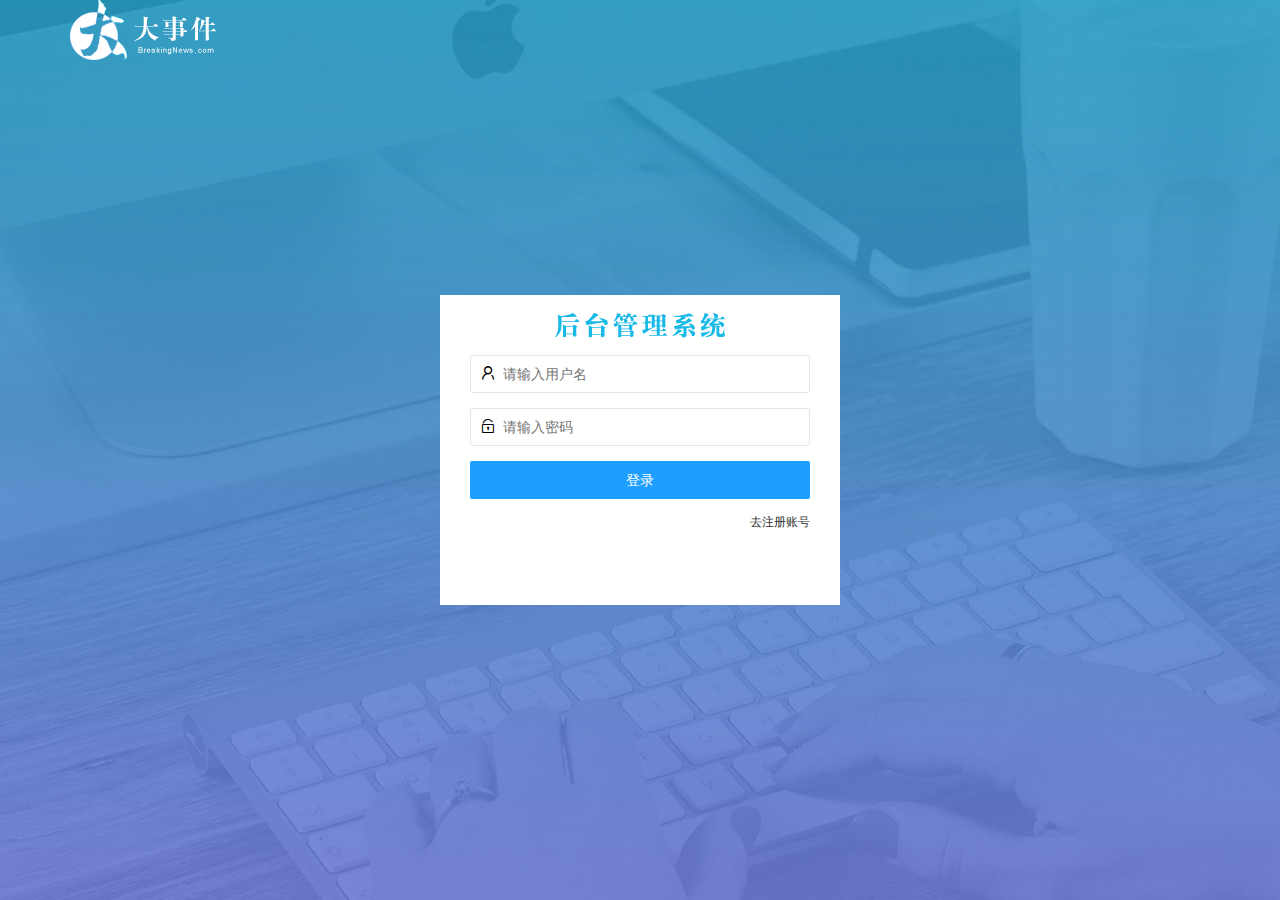
<file: login.html>
<!DOCTYPE html>
<html lang="en">

<head>
    <meta charset="UTF-8">
    <meta http-equiv="X-UA-Compatible" content="IE=edge">
    <meta name="viewport" content="width=device-width, initial-scale=1.0">
    <title>大事件-登录/注册</title>
    <!-- 导入 layui 的样式 -->
    <link rel="stylesheet" href="/assets/lib/layui/css/layui.css" />
    <!-- 导入自己的样式表 -->
    <link rel="stylesheet" href="/assets/css/login.css" />
</head>

<body>
    <!-- 头部的 logo 区域 -->
    <div class="layui-main">
        <img src="/assets/images/logo.png" alt="" />
    </div>

    <!-- 登录注册区域 -->
    <div class="loginAndRegBox">
        <div class="title-box"></div>
        <!-- 登录的 div -->
        <div class="login-box">
            <!-- 登录的表单 -->
            <form class="layui-form" id="form_login">
                <!-- 用户名 -->
                <div class="layui-form-item">
                    <i class="layui-icon layui-icon-username"></i>
                    <input type="text" name="username" required lay-verify="required" placeholder="请输入用户名"
                        autocomplete="off" class="layui-input">
                </div>
                <!-- 密码 -->
                <div class="layui-form-item">
                    <i class="layui-icon layui-icon-password"></i>
                    <input type="password" name="password" required lay-verify="required|pwd" placeholder="请输入密码"
                        autocomplete="off" class="layui-input">
                </div>
                <!-- 登录按钮 -->
                <div class="layui-form-item">
                    <button class="layui-btn layui-btn-fluid layui-btn-normal" lay-submit>登录</button>
                </div>
                <div class="layui-form-item links">
                    <a href="javascript:;" id="link_reg">去注册账号</a>
                </div>
            </form>
        </div>
        <!-- 注册的 div -->
        <div class="reg-box">
            <!-- 注册的表单 -->
            <form class="layui-form" id="form_reg">
                <!-- 用户名 -->
                <div class="layui-form-item">
                    <i class="layui-icon layui-icon-username"></i>
                    <input type="text" name="username" required lay-verify="required" placeholder="请输入用户名"
                        autocomplete="off" class="layui-input">
                </div>
                <!-- 密码 -->
                <div class="layui-form-item">
                    <i class="layui-icon layui-icon-password"></i>
                    <input type="password" name="password" required lay-verify="required|pwd" placeholder="请输入密码"
                        autocomplete="off" class="layui-input">
                </div>
                <!-- 密码确认框 -->
                <div class="layui-form-item">
                    <i class="layui-icon layui-icon-password"></i>
                    <input type="password" name="repassword" required lay-verify="required|pwd|repwd"
                        placeholder="再次确认密码" autocomplete="off" class="layui-input">
                </div>
                <!-- 注册按钮 -->
                <div class="layui-form-item">
                    <button class="layui-btn layui-btn-fluid layui-btn-normal" lay-submit>注册</button>
                </div>
                <div class="layui-form-item links">
                    <a href="javascript:;" id="link_login">去登录</a>
                </div>
            </form>
        </div>
    </div>
    <!-- 导入 layui js文件 -->
    <script src="/assets/lib/layui/layui.all.js"></script>
    <!-- 导入 jQuery -->
    <script src="/assets/lib/jquery.js"></script>
    <!-- 导入自己的 JavaScript 脚本 -->
    <script src="/assets/js/baseAPI.js"></script>
    <script src="/assets/js/login.js"></script>
</body>

</html>
</file>
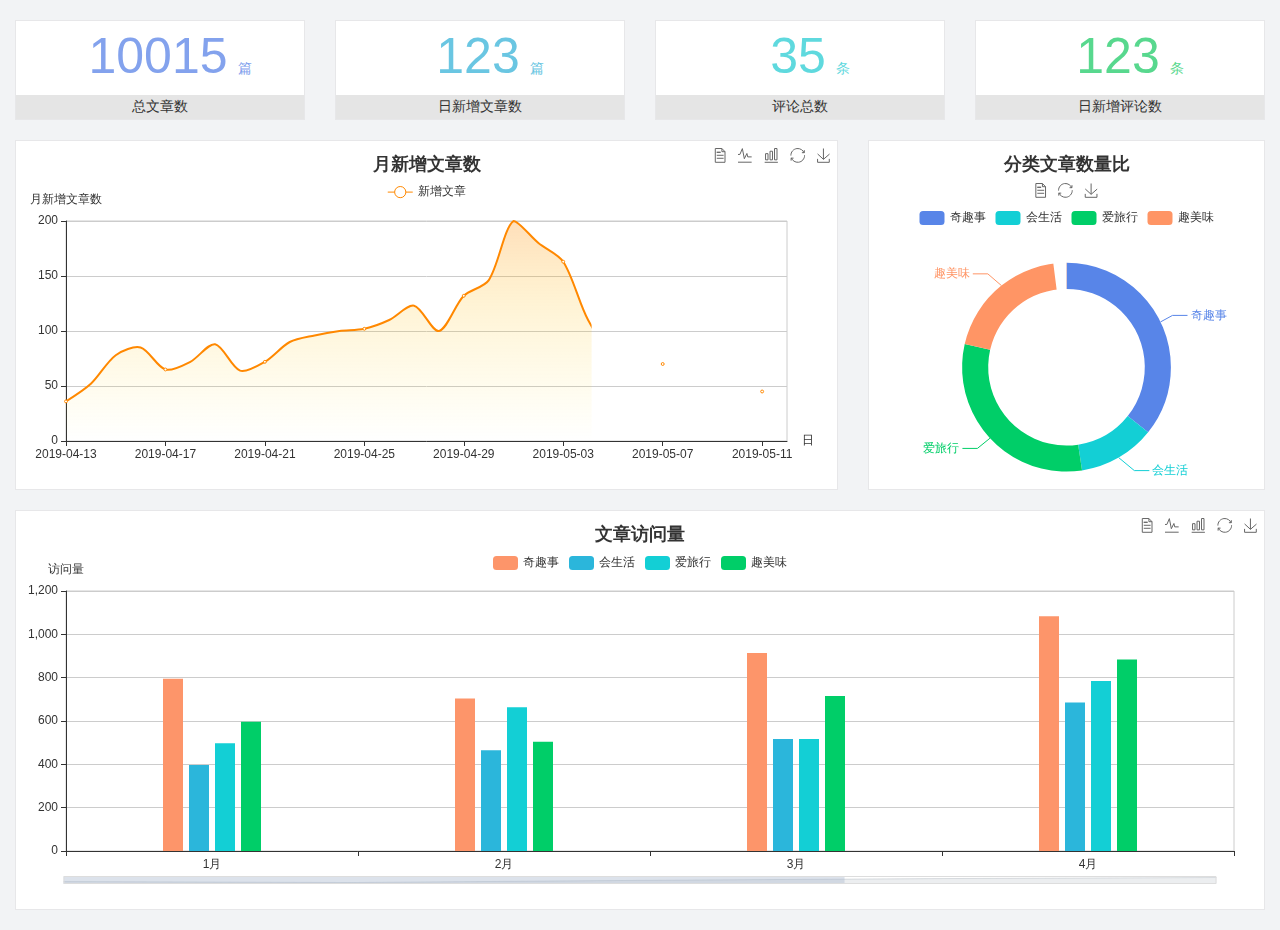
<file: home/dashboard.html>
<!DOCTYPE html>
<html lang="en">

<head>
  <meta charset="UTF-8">
  <meta name="viewport" content="width=device-width, initial-scale=1.0">
  <meta http-equiv="X-UA-Compatible" content="ie=edge">
  <title>图表统计</title>
  <link rel="stylesheet" href="../../assets/lib/bootstrap.css" />
  <link rel="stylesheet" href="../../assets/lib/main.css" />
  <script src="../../assets/lib/jquery.js"></script>
  <script type="text/javascript" src="../../assets/lib/echarts.min.js"></script>
</head>

<body>
  <div class="container-fluid">
    <div class="row spannel_list">
      <div class="col-sm-3 col-xs-6">
        <div class="spannel">
          <em>10015</em><span>篇</span>
          <b>总文章数</b>
        </div>
      </div>
      <div class="col-sm-3 col-xs-6">
        <div class="spannel scolor01">
          <em>123</em><span>篇</span>
          <b>日新增文章数</b>
        </div>
      </div>
      <div class="col-sm-3 col-xs-6">
        <div class="spannel scolor02">
          <em>35</em><span>条</span>
          <b>评论总数</b>
        </div>
      </div>
      <div class="col-sm-3 col-xs-6">
        <div class="spannel scolor03">
          <em>123</em><span>条</span>
          <b>日新增评论数</b>
        </div>
      </div>
    </div>
  </div>

  <div class="container-fluid">
    <div class="row curve-pie">
      <div class="col-lg-8 col-md-8">
        <div class="gragh_pannel" id="curve_show"></div>
      </div>
      <div class="col-lg-4 col-md-4">
        <div class="gragh_pannel" id="pie_show"></div>
      </div>
    </div>
  </div>

  <div class="container-fluid">
    <div class="column_pannel" id="column_show"></div>
  </div>

  <script>
    var oChart = echarts.init(document.getElementById('curve_show'));
    var aList_all = [
      { 'count': 36, 'date': '2019-04-13' },
      { 'count': 52, 'date': '2019-04-14' },
      { 'count': 78, 'date': '2019-04-15' },
      { 'count': 85, 'date': '2019-04-16' },
      { 'count': 65, 'date': '2019-04-17' },
      { 'count': 72, 'date': '2019-04-18' },
      { 'count': 88, 'date': '2019-04-19' },
      { 'count': 64, 'date': '2019-04-20' },
      { 'count': 72, 'date': '2019-04-21' },
      { 'count': 90, 'date': '2019-04-22' },
      { 'count': 96, 'date': '2019-04-23' },
      { 'count': 100, 'date': '2019-04-24' },
      { 'count': 102, 'date': '2019-04-25' },
      { 'count': 110, 'date': '2019-04-26' },
      { 'count': 123, 'date': '2019-04-27' },
      { 'count': 100, 'date': '2019-04-28' },
      { 'count': 132, 'date': '2019-04-29' },
      { 'count': 146, 'date': '2019-04-30' },
      { 'count': 200, 'date': '2019-05-01' },
      { 'count': 180, 'date': '2019-05-02' },
      { 'count': 163, 'date': '2019-05-03' },
      { 'count': 110, 'date': '2019-05-04' },
      { 'count': 80, 'date': '2019-05-05' },
      { 'count': 82, 'date': '2019-05-06' },
      { 'count': 70, 'date': '2019-05-07' },
      { 'count': 65, 'date': '2019-05-08' },
      { 'count': 54, 'date': '2019-05-09' },
      { 'count': 40, 'date': '2019-05-10' },
      { 'count': 45, 'date': '2019-05-11' },
      { 'count': 38, 'date': '2019-05-12' },
    ];

    let aCount = [];
    let aDate = [];

    for (var i = 0; i < aList_all.length; i++) {
      aCount.push(aList_all[i].count);
      aDate.push(aList_all[i].date);
    }

    var chartopt = {
      title: {
        text: '月新增文章数',
        left: 'center',
        top: '10'
      },
      tooltip: {
        trigger: 'axis'
      },
      legend: {
        data: ['新增文章'],
        top: '40'
      },
      toolbox: {
        show: true,
        feature: {
          mark: { show: true },
          dataView: { show: true, readOnly: false },
          magicType: { show: true, type: ['line', 'bar'] },
          restore: { show: true },
          saveAsImage: { show: true }
        }
      },
      calculable: true,
      xAxis: [
        {
          name: '日',
          type: 'category',
          boundaryGap: false,
          data: aDate
        }
      ],
      yAxis: [
        {
          name: '月新增文章数',
          type: 'value'
        }
      ],
      series: [
        {
          name: '新增文章',
          type: 'line',
          smooth: true,
          itemStyle: { normal: { areaStyle: { type: 'default' }, color: '#f80' }, lineStyle: { color: '#f80' } },
          data: aCount
        }],
      areaStyle: {
        normal: {
          color: new echarts.graphic.LinearGradient(0, 0, 0, 1, [{
            offset: 0,
            color: 'rgba(255,136,0,0.39)'
          }, {
            offset: .34,
            color: 'rgba(255,180,0,0.25)'
          }, {
            offset: 1,
            color: 'rgba(255,222,0,0.00)'
          }])

        }
      },
      grid: {
        show: true,
        x: 50,
        x2: 50,
        y: 80,
        height: 220
      }
    };

    oChart.setOption(chartopt);


    var oPie = echarts.init(document.getElementById('pie_show'));
    var oPieopt =
    {
      title: {
        top: 10,
        text: '分类文章数量比',
        x: 'center'
      },
      tooltip: {
        trigger: 'item',
        formatter: "{a} <br/>{b} : {c} ({d}%)"
      },
      color: ['#5885e8', '#13cfd5', '#00ce68', '#ff9565'],
      legend: {
        x: 'center',
        top: 65,
        data: ['奇趣事', '会生活', '爱旅行', '趣美味']
      },
      toolbox: {
        show: true,
        x: 'center',
        top: 35,
        feature: {
          mark: { show: true },
          dataView: { show: true, readOnly: false },
          magicType: {
            show: true,
            type: ['pie', 'funnel'],
            option: {
              funnel: {
                x: '25%',
                width: '50%',
                funnelAlign: 'left',
                max: 1548
              }
            }
          },
          restore: { show: true },
          saveAsImage: { show: true }
        }
      },
      calculable: true,
      series: [
        {
          name: '访问来源',
          type: 'pie',
          radius: ['45%', '60%'],
          center: ['50%', '65%'],
          data: [
            { value: 300, name: '奇趣事' },
            { value: 100, name: '会生活' },
            { value: 260, name: '爱旅行' },
            { value: 180, name: '趣美味' }
          ]
        }
      ]
    };
    oPie.setOption(oPieopt);



    var oColumn = this.echarts.init(document.getElementById('column_show'));
    var oColumnopt =
    {
      title: {
        text: '文章访问量',
        left: 'center',
        top: '10'
      },
      tooltip: {
        trigger: 'axis'
      },
      legend: {
        data: ['奇趣事', '会生活', '爱旅行', '趣美味'],
        top: '40'
      },
      toolbox: {
        show: true,
        feature: {
          mark: { show: true },
          dataView: { show: true, readOnly: false },
          magicType: { show: true, type: ['line', 'bar'] },
          restore: { show: true },
          saveAsImage: { show: true }
        }
      },
      calculable: true,
      xAxis: [
        {
          type: 'category',
          data: ['1月', '2月', '3月', '4月', '5月']
        }
      ],
      yAxis: [
        {
          name: '访问量',
          type: 'value'
        }
      ],
      series: [
        {
          name: '奇趣事',
          type: 'bar',
          barWidth: 20,
          itemStyle: {
            normal: { areaStyle: { type: 'default' }, color: '#fd956a' }
          },
          data: [800, 708, 920, 1090, 1200]
        },
        {
          name: '会生活',
          type: 'bar',
          barWidth: 20,
          itemStyle: {
            normal: { areaStyle: { type: 'default' }, color: '#2bb6db' }
          },
          data: [400, 468, 520, 690, 800]
        },
        {
          name: '爱旅行',
          type: 'bar',
          barWidth: 20,
          itemStyle: {
            normal: { areaStyle: { type: 'default' }, color: '#13cfd5' }
          },
          data: [500, 668, 520, 790, 900]
        },
        {
          name: '趣美味',
          type: 'bar',
          barWidth: 20,
          itemStyle: {
            normal: { areaStyle: { type: 'default' }, color: '#00ce68' }
          },
          data: [600, 508, 720, 890, 1000]
        }
      ],
      grid: {
        show: true,
        x: 50,
        x2: 30,
        y: 80,
        height: 260
      },
      dataZoom: [//给x轴设置滚动条
        {
          start: 0,//默认为0
          end: 100 - 1000 / 31,//默认为100
          type: 'slider',
          show: true,
          xAxisIndex: [0],
          handleSize: 0,//滑动条的 左右2个滑动条的大小
          height: 8,//组件高度
          left: 45, //左边的距离
          right: 50,//右边的距离
          bottom: 26,//右边的距离
          handleColor: '#ddd',//h滑动图标的颜色
          handleStyle: {
            borderColor: "#cacaca",
            borderWidth: "1",
            shadowBlur: 2,
            background: "#ddd",
            shadowColor: "#ddd",
          }
        }]
    };
    oColumn.setOption(oColumnopt);
  </script>
</body>

</html>
</file>
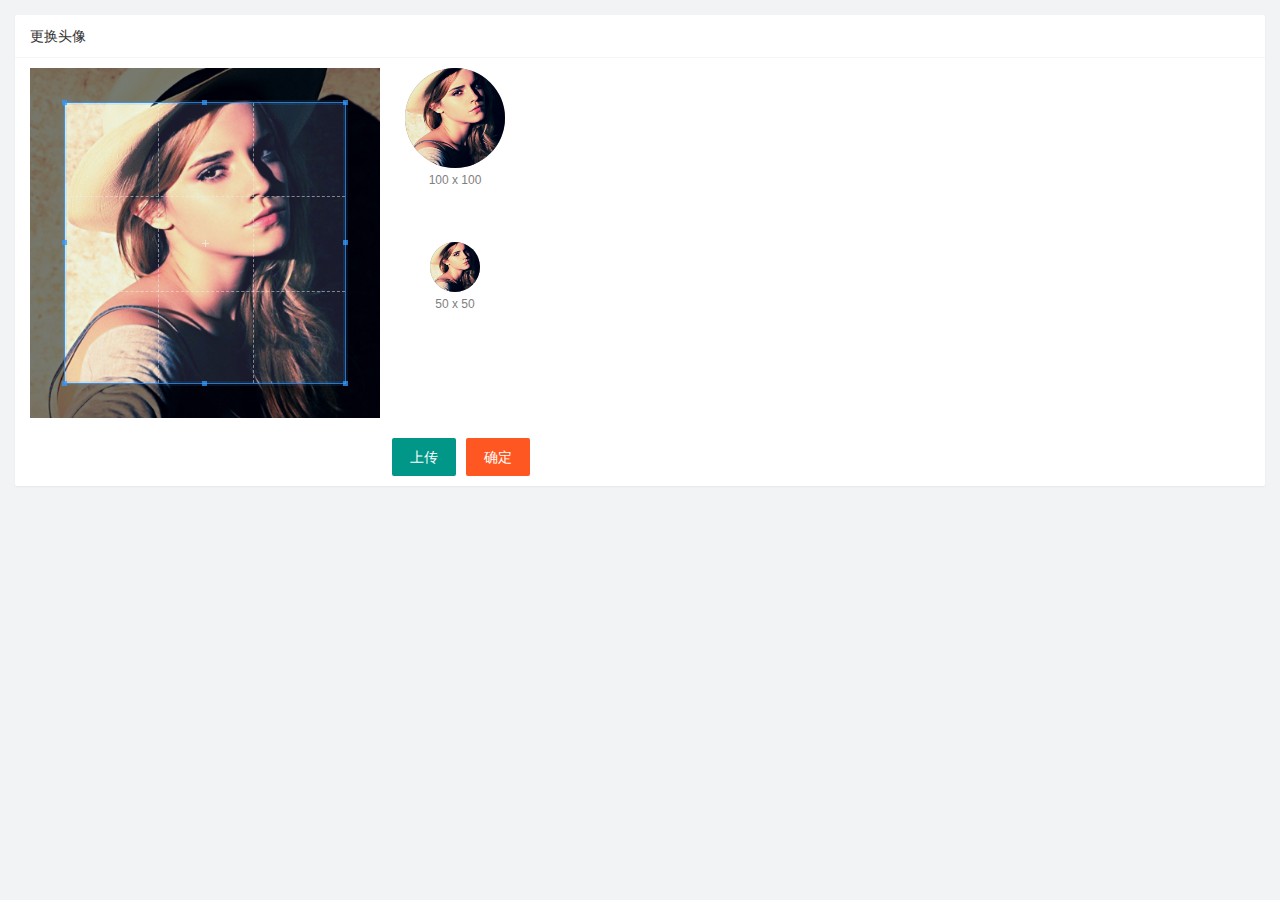
<file: user/user_avatar.html>
<!DOCTYPE html>
<html lang="en">

<head>
    <meta charset="UTF-8">
    <meta http-equiv="X-UA-Compatible" content="IE=edge">
    <meta name="viewport" content="width=device-width, initial-scale=1.0">
    <title>Document</title>
    <link rel="stylesheet" href="/assets/lib/layui/css/layui.css" />
    <link rel="stylesheet" href="/assets/lib/cropper/cropper.css" />
    <link rel="stylesheet" href="/assets/css/user/user_avatar.css" />
</head>

<body>
    <!-- 卡片区域 -->
    <div class="layui-card">
        <div class="layui-card-header">更换头像</div>
        <div class="layui-card-body">
            <!-- 第一行的图片裁剪和预览区域 -->
            <div class="row1">
                <!-- 图片裁剪区域 -->
                <div class="cropper-box">
                    <!-- 这个 img 标签很重要，将来会把它初始化为裁剪区域 -->
                    <img id="image" src="/assets/images/sample.jpg" />
                </div>
                <!-- 图片的预览区域 -->
                <div class="preview-box">
                    <div>
                        <!-- 宽高为 100px 的预览区域 -->
                        <div class="img-preview w100"></div>
                        <p class="size">100 x 100</p>
                    </div>
                    <div>
                        <!-- 宽高为 50px 的预览区域 -->
                        <div class="img-preview w50"></div>
                        <p class="size">50 x 50</p>
                    </div>
                </div>
            </div>

            <!-- 第二行的按钮区域 -->
            <div class="row2">
                <!-- 通过 accept 属性,可以指定允许用户选择什么类型的文件 -->
                <input type="file" id="file" accept="image/png,image/jpeg"/>
                <button type="button" class="layui-btn" id="btnChooseImage">上传</button>
                <button type="button" class="layui-btn layui-btn-danger" id="btnUpload">确定</button>
            </div>
        </div>
    </div>
    <script src="/assets/lib/layui/layui.all.js"></script>
    <script src="/assets/lib/jquery.js"></script>
    <script src="/assets/lib/cropper/Cropper.js"></script>
    <script src="/assets/lib/cropper/jquery-cropper.js"></script>
    <script src="/assets/js/baseAPI.js"></script>
    <script src="/assets/js/user/user_avatar.js"></script>
</body>

</html>
</file>
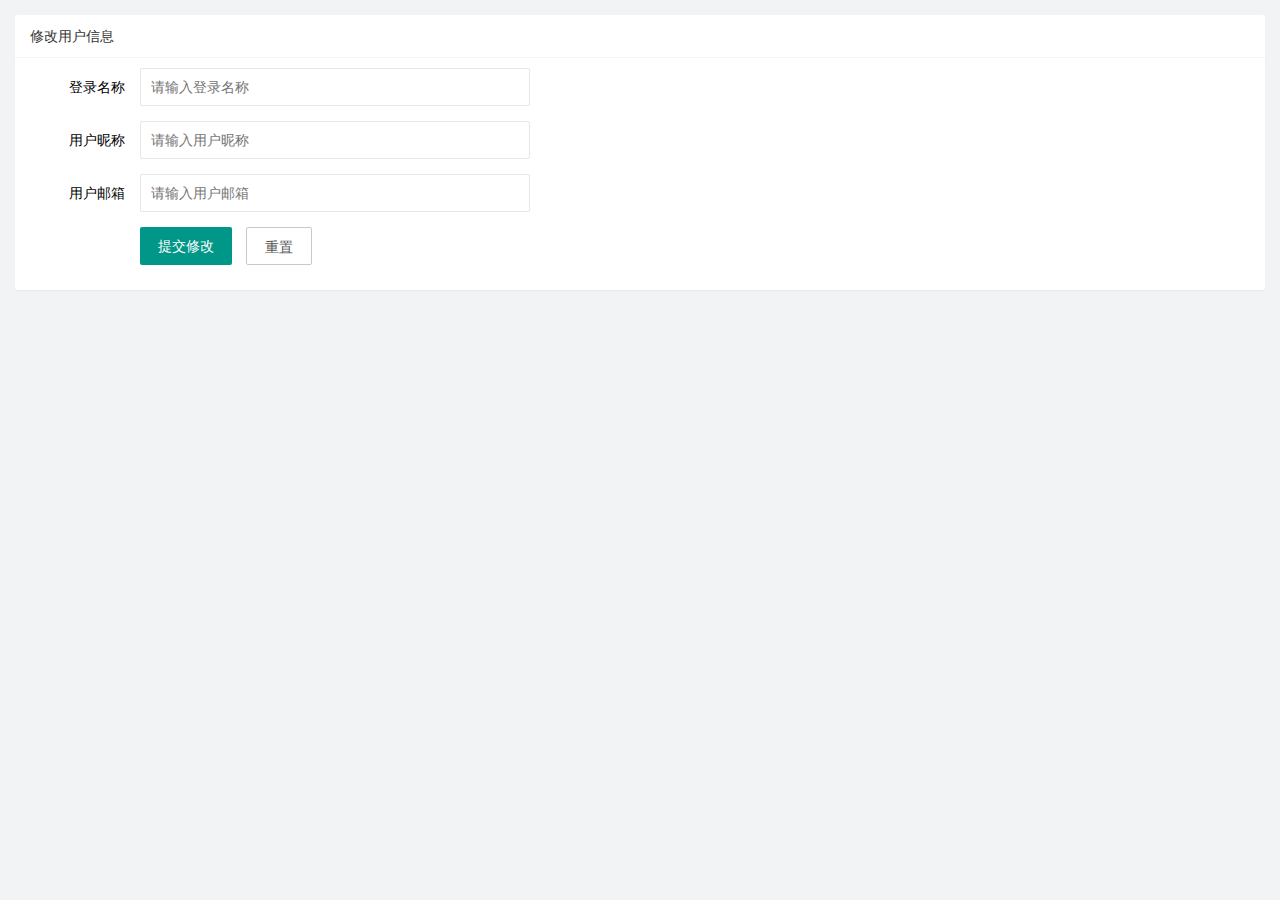
<file: user/user_info.html>
<!DOCTYPE html>
<html lang="en">

<head>
    <meta charset="UTF-8">
    <meta http-equiv="X-UA-Compatible" content="IE=edge">
    <meta name="viewport" content="width=device-width, initial-scale=1.0">
    <title>Document</title>
    <link rel="stylesheet" href="/assets/lib/layui/css/layui.css" />
    <link rel="stylesheet" href="/assets/css/user/user_info.css" />
</head>

<body>
    <div class="layui-card">
        <div class="layui-card-header">修改用户信息</div>

        <div class="layui-card-body">
            <form class="layui-form" lay-filter="formUserInfo">
                <!-- 这是隐藏域 -->
                <input type="hidden" name="id" value=""/>
                <div class="layui-form-item">
                    <label class="layui-form-label">登录名称</label>
                    <div class="layui-input-block">
                        <input type="text" name="username" required lay-verify="required" placeholder="请输入登录名称"
                            autocomplete="off" class="layui-input" readonly>
                    </div>
                </div>
                <div class="layui-form-item">
                    <label class="layui-form-label">用户昵称</label>
                    <div class="layui-input-block">
                        <input type="text" name="nickname" required lay-verify="required|nickname" placeholder="请输入用户昵称"
                            autocomplete="off" class="layui-input">
                    </div>
                </div>
                <div class="layui-form-item">
                    <label class="layui-form-label">用户邮箱</label>
                    <div class="layui-input-block">
                        <input type="text" name="email" required lay-verify="required|email" placeholder="请输入用户邮箱"
                            autocomplete="off" class="layui-input">
                    </div>
                </div>
                <div class="layui-form-item">
                    <div class="layui-input-block">
                        <button class="layui-btn" lay-submit lay-filter="formDemo">提交修改</button>
                        <button type="reset" class="layui-btn layui-btn-primary" id="btnReset">重置</button>
                    </div>
                </div>
            </form>
        </div>
    </div>
    <!-- 导入 layui js文件 -->
    <script src="/assets/lib/layui/layui.all.js"></script>
    <!-- 导入 jquery 文件 -->
    <script src="/assets/lib/jquery.js"></script>
    <!-- 导入 baseAPI  -->
    <script src="/assets/js/baseAPI.js"></script>
    <!-- 导入自己的 js文件 -->
    <script src="/assets/js/user/user_info.js"></script>
</body>

</html>
</file>
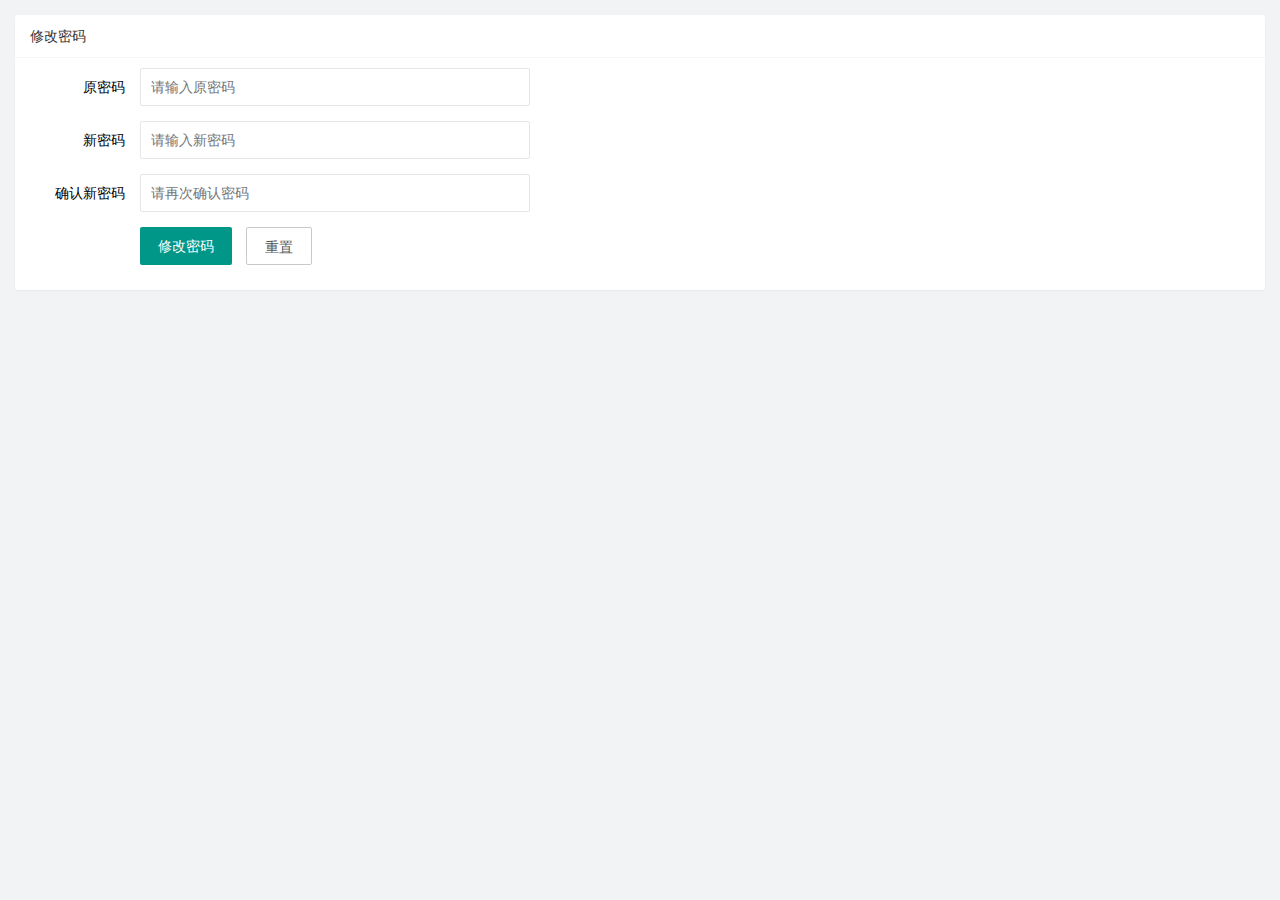
<file: user/user_pwd.html>
<!DOCTYPE html>
<html lang="en">

<head>
    <meta charset="UTF-8">
    <meta http-equiv="X-UA-Compatible" content="IE=edge">
    <meta name="viewport" content="width=device-width, initial-scale=1.0">
    <title>Document</title>
    <link rel="stylesheet" href="/assets/lib/layui/css/layui.css" />
    <link rel="stylesheet" href="/assets/css/user/user_pwd.css" />
</head>

<body>
    <div class="layui-card">
        <div class="layui-card-header">修改密码</div>
        <div class="layui-card-body">
            <form class="layui-form" lay-filter="formUserInfo">
                <!-- 这是隐藏域
                <input type="hidden" name="id" value=""/> -->
                <div class="layui-form-item">
                    <label class="layui-form-label">原密码</label>
                    <div class="layui-input-block">
                        <input type="password" name="oldPwd" required lay-verify="required|
                        pwd" placeholder="请输入原密码"autocomplete="off" class="layui-input">
                    </div>
                </div>
                <div class="layui-form-item">
                    <label class="layui-form-label">新密码</label>
                    <div class="layui-input-block">
                        <input type="password" name="newPwd" required lay-verify="required|
                        pwd|samePwd" placeholder="请输入新密码" autocomplete="off" class="layui-input">
                    </div>
                </div>
                <div class="layui-form-item">
                    <label class="layui-form-label">确认新密码</label>
                    <div class="layui-input-block">
                        <input type="password" name="rePwd" required lay-verify="required
                        |pwd|rePwd" placeholder="请再次确认密码"
                            autocomplete="off" class="layui-input">
                    </div>
                </div>
                <div class="layui-form-item">
                    <div class="layui-input-block">
                        <button class="layui-btn" lay-submit lay-filter="formDemo">修改密码</button>
                        <button type="reset" class="layui-btn layui-btn-primary" id="btnReset">重置</button>
                    </div>
                </div>
            </form>
        </div>
    </div>
    <!-- 导入 layui js文件 -->
    <script src="/assets/lib/layui/layui.all.js"></script>
    <!-- 导入 jquery 文件 -->
    <script src="/assets/lib/jquery.js"></script>
    <!-- 导入 baseAPI  -->
    <script src="/assets/js/baseAPI.js"></script>
    <!-- 导入自己的 js文件 -->
    <script src="/assets/js/user/user_pwd.js"></script>
</body>

</html>
</file>
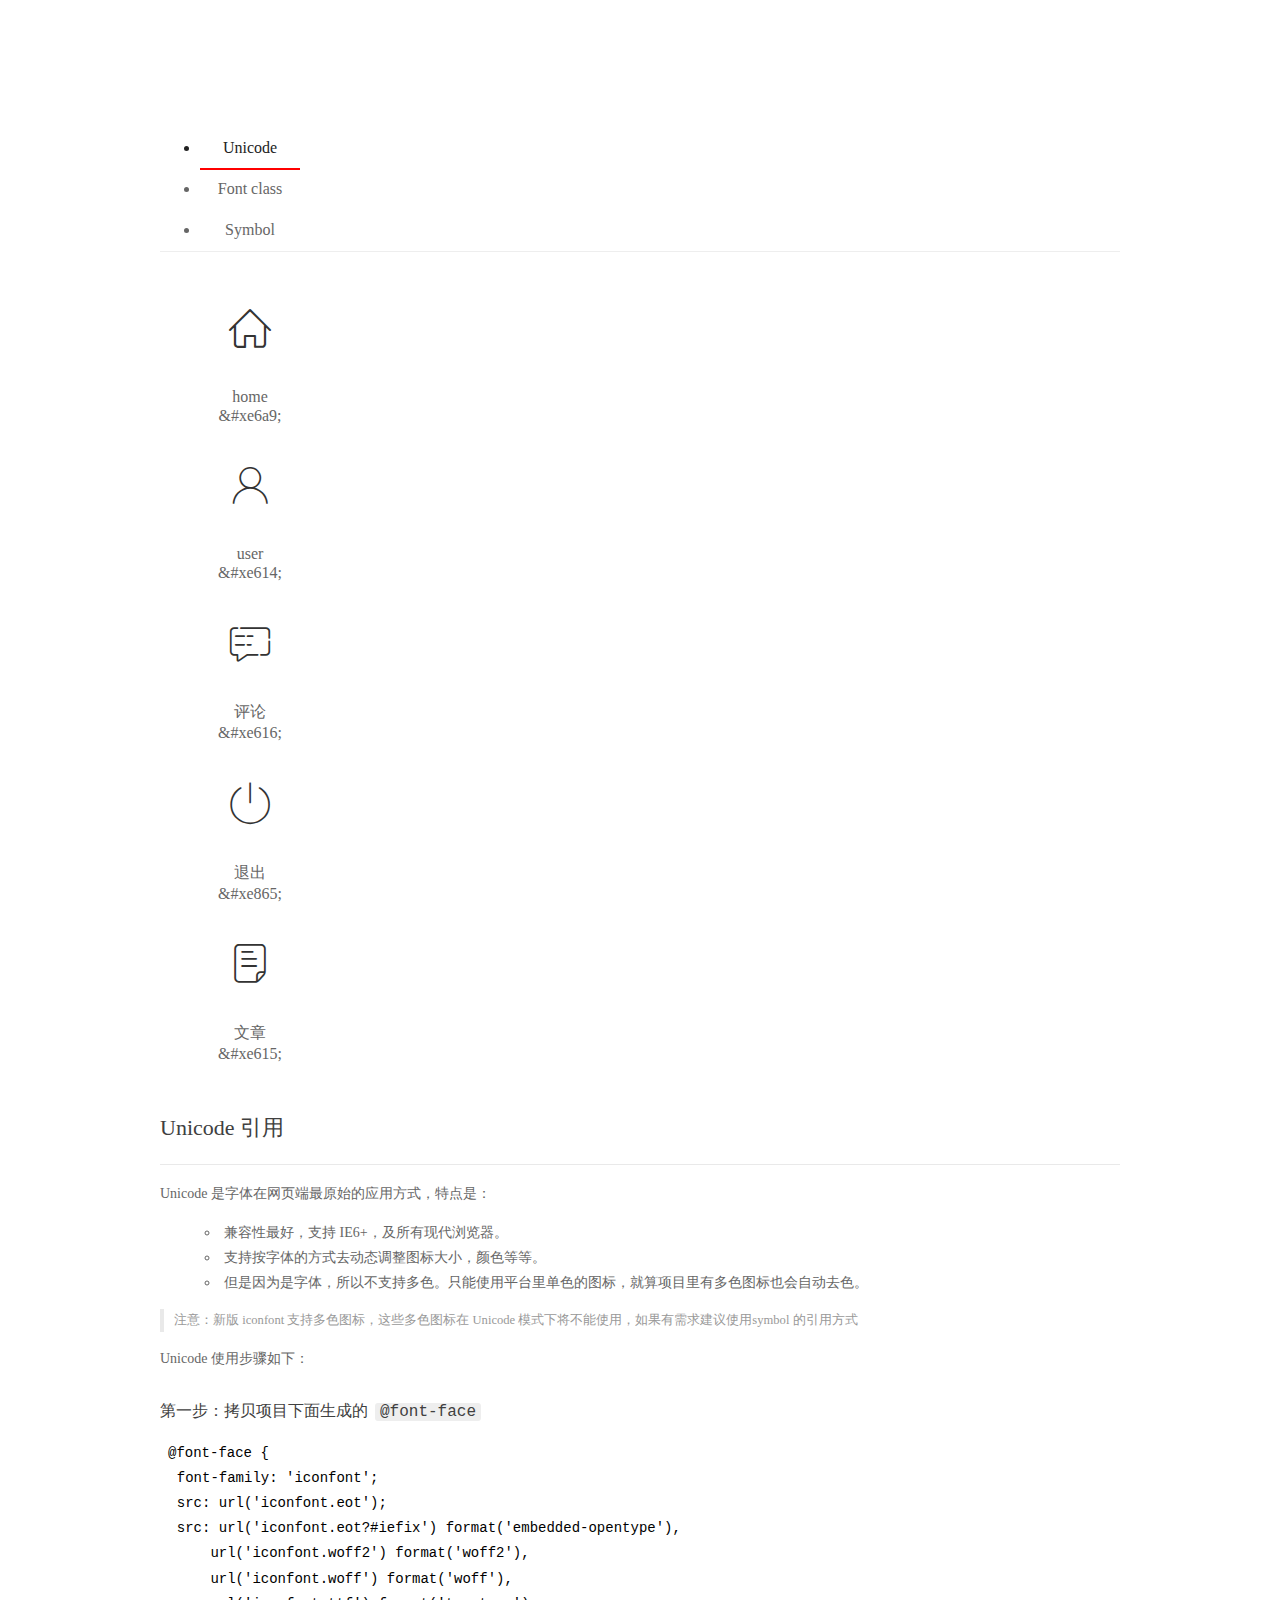
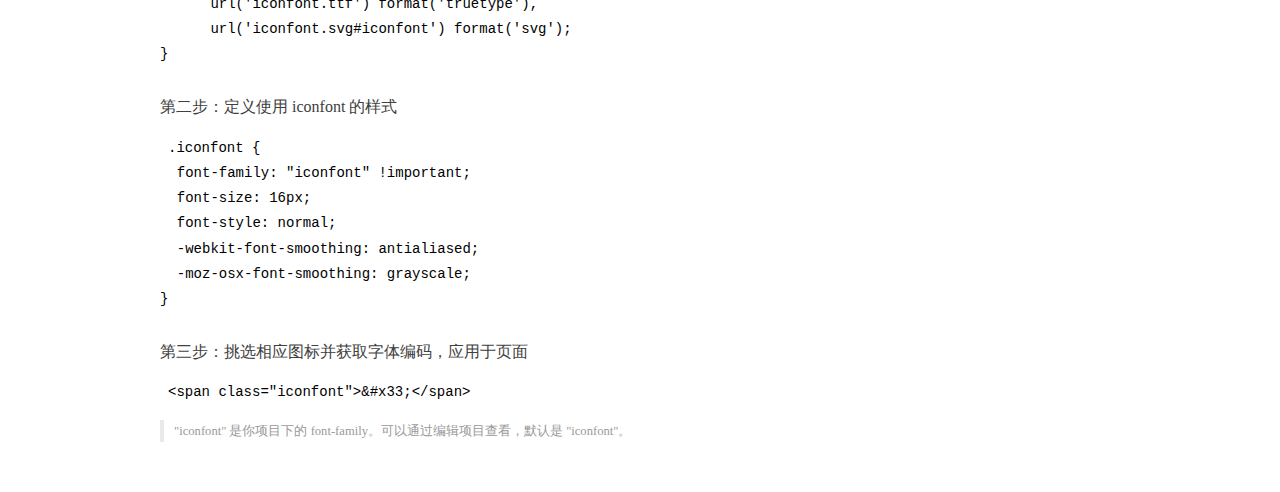
<file: assets/fonts/demo_index.html>
<!DOCTYPE html>
<html>
<head>
  <meta charset="utf-8"/>
  <title>IconFont Demo</title>
  <link rel="shortcut icon" href="https://gtms04.alicdn.com/tps/i4/TB1_oz6GVXXXXaFXpXXJDFnIXXX-64-64.ico" type="image/x-icon"/>
  <link rel="stylesheet" href="https://g.alicdn.com/thx/cube/1.3.2/cube.min.css">
  <link rel="stylesheet" href="demo.css">
  <link rel="stylesheet" href="iconfont.css">
  <script src="iconfont.js"></script>
  <!-- jQuery -->
  <script src="https://a1.alicdn.com/oss/uploads/2018/12/26/7bfddb60-08e8-11e9-9b04-53e73bb6408b.js"></script>
  <!-- 代码高亮 -->
  <script src="https://a1.alicdn.com/oss/uploads/2018/12/26/a3f714d0-08e6-11e9-8a15-ebf944d7534c.js"></script>
</head>
<body>
  <div class="main">
    <h1 class="logo"><a href="https://www.iconfont.cn/" title="iconfont 首页" target="_blank">&#xe86b;</a></h1>
    <div class="nav-tabs">
      <ul id="tabs" class="dib-box">
        <li class="dib active"><span>Unicode</span></li>
        <li class="dib"><span>Font class</span></li>
        <li class="dib"><span>Symbol</span></li>
      </ul>
      
    </div>
    <div class="tab-container">
      <div class="content unicode" style="display: block;">
          <ul class="icon_lists dib-box">
          
            <li class="dib">
              <span class="icon iconfont">&#xe6a9;</span>
                <div class="name">home</div>
                <div class="code-name">&amp;#xe6a9;</div>
              </li>
          
            <li class="dib">
              <span class="icon iconfont">&#xe614;</span>
                <div class="name">user</div>
                <div class="code-name">&amp;#xe614;</div>
              </li>
          
            <li class="dib">
              <span class="icon iconfont">&#xe616;</span>
                <div class="name">评论</div>
                <div class="code-name">&amp;#xe616;</div>
              </li>
          
            <li class="dib">
              <span class="icon iconfont">&#xe865;</span>
                <div class="name">退出</div>
                <div class="code-name">&amp;#xe865;</div>
              </li>
          
            <li class="dib">
              <span class="icon iconfont">&#xe615;</span>
                <div class="name">文章</div>
                <div class="code-name">&amp;#xe615;</div>
              </li>
          
          </ul>
          <div class="article markdown">
          <h2 id="unicode-">Unicode 引用</h2>
          <hr>

          <p>Unicode 是字体在网页端最原始的应用方式，特点是：</p>
          <ul>
            <li>兼容性最好，支持 IE6+，及所有现代浏览器。</li>
            <li>支持按字体的方式去动态调整图标大小，颜色等等。</li>
            <li>但是因为是字体，所以不支持多色。只能使用平台里单色的图标，就算项目里有多色图标也会自动去色。</li>
          </ul>
          <blockquote>
            <p>注意：新版 iconfont 支持多色图标，这些多色图标在 Unicode 模式下将不能使用，如果有需求建议使用symbol 的引用方式</p>
          </blockquote>
          <p>Unicode 使用步骤如下：</p>
          <h3 id="-font-face">第一步：拷贝项目下面生成的 <code>@font-face</code></h3>
<pre><code class="language-css"
>@font-face {
  font-family: 'iconfont';
  src: url('iconfont.eot');
  src: url('iconfont.eot?#iefix') format('embedded-opentype'),
      url('iconfont.woff2') format('woff2'),
      url('iconfont.woff') format('woff'),
      url('iconfont.ttf') format('truetype'),
      url('iconfont.svg#iconfont') format('svg');
}
</code></pre>
          <h3 id="-iconfont-">第二步：定义使用 iconfont 的样式</h3>
<pre><code class="language-css"
>.iconfont {
  font-family: "iconfont" !important;
  font-size: 16px;
  font-style: normal;
  -webkit-font-smoothing: antialiased;
  -moz-osx-font-smoothing: grayscale;
}
</code></pre>
          <h3 id="-">第三步：挑选相应图标并获取字体编码，应用于页面</h3>
<pre>
<code class="language-html"
>&lt;span class="iconfont"&gt;&amp;#x33;&lt;/span&gt;
</code></pre>
          <blockquote>
            <p>"iconfont" 是你项目下的 font-family。可以通过编辑项目查看，默认是 "iconfont"。</p>
          </blockquote>
          </div>
      </div>
      <div class="content font-class">
        <ul class="icon_lists dib-box">
          
          <li class="dib">
            <span class="icon iconfont icon-home"></span>
            <div class="name">
              home
            </div>
            <div class="code-name">.icon-home
            </div>
          </li>
          
          <li class="dib">
            <span class="icon iconfont icon-user"></span>
            <div class="name">
              user
            </div>
            <div class="code-name">.icon-user
            </div>
          </li>
          
          <li class="dib">
            <span class="icon iconfont icon-pinglun"></span>
            <div class="name">
              评论
            </div>
            <div class="code-name">.icon-pinglun
            </div>
          </li>
          
          <li class="dib">
            <span class="icon iconfont icon-tuichu"></span>
            <div class="name">
              退出
            </div>
            <div class="code-name">.icon-tuichu
            </div>
          </li>
          
          <li class="dib">
            <span class="icon iconfont icon-16"></span>
            <div class="name">
              文章
            </div>
            <div class="code-name">.icon-16
            </div>
          </li>
          
        </ul>
        <div class="article markdown">
        <h2 id="font-class-">font-class 引用</h2>
        <hr>

        <p>font-class 是 Unicode 使用方式的一种变种，主要是解决 Unicode 书写不直观，语意不明确的问题。</p>
        <p>与 Unicode 使用方式相比，具有如下特点：</p>
        <ul>
          <li>兼容性良好，支持 IE8+，及所有现代浏览器。</li>
          <li>相比于 Unicode 语意明确，书写更直观。可以很容易分辨这个 icon 是什么。</li>
          <li>因为使用 class 来定义图标，所以当要替换图标时，只需要修改 class 里面的 Unicode 引用。</li>
          <li>不过因为本质上还是使用的字体，所以多色图标还是不支持的。</li>
        </ul>
        <p>使用步骤如下：</p>
        <h3 id="-fontclass-">第一步：引入项目下面生成的 fontclass 代码：</h3>
<pre><code class="language-html">&lt;link rel="stylesheet" href="./iconfont.css"&gt;
</code></pre>
        <h3 id="-">第二步：挑选相应图标并获取类名，应用于页面：</h3>
<pre><code class="language-html">&lt;span class="iconfont icon-xxx"&gt;&lt;/span&gt;
</code></pre>
        <blockquote>
          <p>"
            iconfont" 是你项目下的 font-family。可以通过编辑项目查看，默认是 "iconfont"。</p>
        </blockquote>
      </div>
      </div>
      <div class="content symbol">
          <ul class="icon_lists dib-box">
          
            <li class="dib">
                <svg class="icon svg-icon" aria-hidden="true">
                  <use xlink:href="#icon-home"></use>
                </svg>
                <div class="name">home</div>
                <div class="code-name">#icon-home</div>
            </li>
          
            <li class="dib">
                <svg class="icon svg-icon" aria-hidden="true">
                  <use xlink:href="#icon-user"></use>
                </svg>
                <div class="name">user</div>
                <div class="code-name">#icon-user</div>
            </li>
          
            <li class="dib">
                <svg class="icon svg-icon" aria-hidden="true">
                  <use xlink:href="#icon-pinglun"></use>
                </svg>
                <div class="name">评论</div>
                <div class="code-name">#icon-pinglun</div>
            </li>
          
            <li class="dib">
                <svg class="icon svg-icon" aria-hidden="true">
                  <use xlink:href="#icon-tuichu"></use>
                </svg>
                <div class="name">退出</div>
                <div class="code-name">#icon-tuichu</div>
            </li>
          
            <li class="dib">
                <svg class="icon svg-icon" aria-hidden="true">
                  <use xlink:href="#icon-16"></use>
                </svg>
                <div class="name">文章</div>
                <div class="code-name">#icon-16</div>
            </li>
          
          </ul>
          <div class="article markdown">
          <h2 id="symbol-">Symbol 引用</h2>
          <hr>

          <p>这是一种全新的使用方式，应该说这才是未来的主流，也是平台目前推荐的用法。相关介绍可以参考这篇<a href="">文章</a>
            这种用法其实是做了一个 SVG 的集合，与另外两种相比具有如下特点：</p>
          <ul>
            <li>支持多色图标了，不再受单色限制。</li>
            <li>通过一些技巧，支持像字体那样，通过 <code>font-size</code>, <code>color</code> 来调整样式。</li>
            <li>兼容性较差，支持 IE9+，及现代浏览器。</li>
            <li>浏览器渲染 SVG 的性能一般，还不如 png。</li>
          </ul>
          <p>使用步骤如下：</p>
          <h3 id="-symbol-">第一步：引入项目下面生成的 symbol 代码：</h3>
<pre><code class="language-html">&lt;script src="./iconfont.js"&gt;&lt;/script&gt;
</code></pre>
          <h3 id="-css-">第二步：加入通用 CSS 代码（引入一次就行）：</h3>
<pre><code class="language-html">&lt;style&gt;
.icon {
  width: 1em;
  height: 1em;
  vertical-align: -0.15em;
  fill: currentColor;
  overflow: hidden;
}
&lt;/style&gt;
</code></pre>
          <h3 id="-">第三步：挑选相应图标并获取类名，应用于页面：</h3>
<pre><code class="language-html">&lt;svg class="icon" aria-hidden="true"&gt;
  &lt;use xlink:href="#icon-xxx"&gt;&lt;/use&gt;
&lt;/svg&gt;
</code></pre>
          </div>
      </div>

    </div>
  </div>
  <script>
  $(document).ready(function () {
      $('.tab-container .content:first').show()

      $('#tabs li').click(function (e) {
        var tabContent = $('.tab-container .content')
        var index = $(this).index()

        if ($(this).hasClass('active')) {
          return
        } else {
          $('#tabs li').removeClass('active')
          $(this).addClass('active')

          tabContent.hide().eq(index).fadeIn()
        }
      })
    })
  </script>
</body>
</html>
</file>
<file: assets/lib/layui/css/layui.css>
/** layui-v2.5.5 MIT License By https://www.layui.com */
 .layui-inline,img{display:inline-block;vertical-align:middle}h1,h2,h3,h4,h5,h6{font-weight:400}.layui-edge,.layui-header,.layui-inline,.layui-main{position:relative}.layui-body,.layui-edge,.layui-elip{overflow:hidden}.layui-btn,.layui-edge,.layui-inline,img{vertical-align:middle}.layui-btn,.layui-disabled,.layui-icon,.layui-unselect{-moz-user-select:none;-webkit-user-select:none;-ms-user-select:none}.layui-elip,.layui-form-checkbox span,.layui-form-pane .layui-form-label{text-overflow:ellipsis;white-space:nowrap}.layui-breadcrumb,.layui-tree-btnGroup{visibility:hidden}blockquote,body,button,dd,div,dl,dt,form,h1,h2,h3,h4,h5,h6,input,li,ol,p,pre,td,textarea,th,ul{margin:0;padding:0;-webkit-tap-highlight-color:rgba(0,0,0,0)}a:active,a:hover{outline:0}img{border:none}li{list-style:none}table{border-collapse:collapse;border-spacing:0}h4,h5,h6{font-size:100%}button,input,optgroup,option,select,textarea{font-family:inherit;font-size:inherit;font-style:inherit;font-weight:inherit;outline:0}pre{white-space:pre-wrap;white-space:-moz-pre-wrap;white-space:-pre-wrap;white-space:-o-pre-wrap;word-wrap:break-word}body{line-height:24px;font:14px Helvetica Neue,Helvetica,PingFang SC,Tahoma,Arial,sans-serif}hr{height:1px;margin:10px 0;border:0;clear:both}a{color:#333;text-decoration:none}a:hover{color:#777}a cite{font-style:normal;*cursor:pointer}.layui-border-box,.layui-border-box *{box-sizing:border-box}.layui-box,.layui-box *{box-sizing:content-box}.layui-clear{clear:both;*zoom:1}.layui-clear:after{content:'\20';clear:both;*zoom:1;display:block;height:0}.layui-inline{*display:inline;*zoom:1}.layui-edge{display:inline-block;width:0;height:0;border-width:6px;border-style:dashed;border-color:transparent}.layui-edge-top{top:-4px;border-bottom-color:#999;border-bottom-style:solid}.layui-edge-right{border-left-color:#999;border-left-style:solid}.layui-edge-bottom{top:2px;border-top-color:#999;border-top-style:solid}.layui-edge-left{border-right-color:#999;border-right-style:solid}.layui-disabled,.layui-disabled:hover{color:#d2d2d2!important;cursor:not-allowed!important}.layui-circle{border-radius:100%}.layui-show{display:block!important}.layui-hide{display:none!important}@font-face{font-family:layui-icon;src:url(../font/iconfont.eot?v=250);src:url(../font/iconfont.eot?v=250#iefix) format('embedded-opentype'),url(../font/iconfont.woff2?v=250) format('woff2'),url(../font/iconfont.woff?v=250) format('woff'),url(../font/iconfont.ttf?v=250) format('truetype'),url(../font/iconfont.svg?v=250#layui-icon) format('svg')}.layui-icon{font-family:layui-icon!important;font-size:16px;font-style:normal;-webkit-font-smoothing:antialiased;-moz-osx-font-smoothing:grayscale}.layui-icon-reply-fill:before{content:"\e611"}.layui-icon-set-fill:before{content:"\e614"}.layui-icon-menu-fill:before{content:"\e60f"}.layui-icon-search:before{content:"\e615"}.layui-icon-share:before{content:"\e641"}.layui-icon-set-sm:before{content:"\e620"}.layui-icon-engine:before{content:"\e628"}.layui-icon-close:before{content:"\1006"}.layui-icon-close-fill:before{content:"\1007"}.layui-icon-chart-screen:before{content:"\e629"}.layui-icon-star:before{content:"\e600"}.layui-icon-circle-dot:before{content:"\e617"}.layui-icon-chat:before{content:"\e606"}.layui-icon-release:before{content:"\e609"}.layui-icon-list:before{content:"\e60a"}.layui-icon-chart:before{content:"\e62c"}.layui-icon-ok-circle:before{content:"\1005"}.layui-icon-layim-theme:before{content:"\e61b"}.layui-icon-table:before{content:"\e62d"}.layui-icon-right:before{content:"\e602"}.layui-icon-left:before{content:"\e603"}.layui-icon-cart-simple:before{content:"\e698"}.layui-icon-face-cry:before{content:"\e69c"}.layui-icon-face-smile:before{content:"\e6af"}.layui-icon-survey:before{content:"\e6b2"}.layui-icon-tree:before{content:"\e62e"}.layui-icon-upload-circle:before{content:"\e62f"}.layui-icon-add-circle:before{content:"\e61f"}.layui-icon-download-circle:before{content:"\e601"}.layui-icon-templeate-1:before{content:"\e630"}.layui-icon-util:before{content:"\e631"}.layui-icon-face-surprised:before{content:"\e664"}.layui-icon-edit:before{content:"\e642"}.layui-icon-speaker:before{content:"\e645"}.layui-icon-down:before{content:"\e61a"}.layui-icon-file:before{content:"\e621"}.layui-icon-layouts:before{content:"\e632"}.layui-icon-rate-half:before{content:"\e6c9"}.layui-icon-add-circle-fine:before{content:"\e608"}.layui-icon-prev-circle:before{content:"\e633"}.layui-icon-read:before{content:"\e705"}.layui-icon-404:before{content:"\e61c"}.layui-icon-carousel:before{content:"\e634"}.layui-icon-help:before{content:"\e607"}.layui-icon-code-circle:before{content:"\e635"}.layui-icon-water:before{content:"\e636"}.layui-icon-username:before{content:"\e66f"}.layui-icon-find-fill:before{content:"\e670"}.layui-icon-about:before{content:"\e60b"}.layui-icon-location:before{content:"\e715"}.layui-icon-up:before{content:"\e619"}.layui-icon-pause:before{content:"\e651"}.layui-icon-date:before{content:"\e637"}.layui-icon-layim-uploadfile:before{content:"\e61d"}.layui-icon-delete:before{content:"\e640"}.layui-icon-play:before{content:"\e652"}.layui-icon-top:before{content:"\e604"}.layui-icon-friends:before{content:"\e612"}.layui-icon-refresh-3:before{content:"\e9aa"}.layui-icon-ok:before{content:"\e605"}.layui-icon-layer:before{content:"\e638"}.layui-icon-face-smile-fine:before{content:"\e60c"}.layui-icon-dollar:before{content:"\e659"}.layui-icon-group:before{content:"\e613"}.layui-icon-layim-download:before{content:"\e61e"}.layui-icon-picture-fine:before{content:"\e60d"}.layui-icon-link:before{content:"\e64c"}.layui-icon-diamond:before{content:"\e735"}.layui-icon-log:before{content:"\e60e"}.layui-icon-rate-solid:before{content:"\e67a"}.layui-icon-fonts-del:before{content:"\e64f"}.layui-icon-unlink:before{content:"\e64d"}.layui-icon-fonts-clear:before{content:"\e639"}.layui-icon-triangle-r:before{content:"\e623"}.layui-icon-circle:before{content:"\e63f"}.layui-icon-radio:before{content:"\e643"}.layui-icon-align-center:before{content:"\e647"}.layui-icon-align-right:before{content:"\e648"}.layui-icon-align-left:before{content:"\e649"}.layui-icon-loading-1:before{content:"\e63e"}.layui-icon-return:before{content:"\e65c"}.layui-icon-fonts-strong:before{content:"\e62b"}.layui-icon-upload:before{content:"\e67c"}.layui-icon-dialogue:before{content:"\e63a"}.layui-icon-video:before{content:"\e6ed"}.layui-icon-headset:before{content:"\e6fc"}.layui-icon-cellphone-fine:before{content:"\e63b"}.layui-icon-add-1:before{content:"\e654"}.layui-icon-face-smile-b:before{content:"\e650"}.layui-icon-fonts-html:before{content:"\e64b"}.layui-icon-form:before{content:"\e63c"}.layui-icon-cart:before{content:"\e657"}.layui-icon-camera-fill:before{content:"\e65d"}.layui-icon-tabs:before{content:"\e62a"}.layui-icon-fonts-code:before{content:"\e64e"}.layui-icon-fire:before{content:"\e756"}.layui-icon-set:before{content:"\e716"}.layui-icon-fonts-u:before{content:"\e646"}.layui-icon-triangle-d:before{content:"\e625"}.layui-icon-tips:before{content:"\e702"}.layui-icon-picture:before{content:"\e64a"}.layui-icon-more-vertical:before{content:"\e671"}.layui-icon-flag:before{content:"\e66c"}.layui-icon-loading:before{content:"\e63d"}.layui-icon-fonts-i:before{content:"\e644"}.layui-icon-refresh-1:before{content:"\e666"}.layui-icon-rmb:before{content:"\e65e"}.layui-icon-home:before{content:"\e68e"}.layui-icon-user:before{content:"\e770"}.layui-icon-notice:before{content:"\e667"}.layui-icon-login-weibo:before{content:"\e675"}.layui-icon-voice:before{content:"\e688"}.layui-icon-upload-drag:before{content:"\e681"}.layui-icon-login-qq:before{content:"\e676"}.layui-icon-snowflake:before{content:"\e6b1"}.layui-icon-file-b:before{content:"\e655"}.layui-icon-template:before{content:"\e663"}.layui-icon-auz:before{content:"\e672"}.layui-icon-console:before{content:"\e665"}.layui-icon-app:before{content:"\e653"}.layui-icon-prev:before{content:"\e65a"}.layui-icon-website:before{content:"\e7ae"}.layui-icon-next:before{content:"\e65b"}.layui-icon-component:before{content:"\e857"}.layui-icon-more:before{content:"\e65f"}.layui-icon-login-wechat:before{content:"\e677"}.layui-icon-shrink-right:before{content:"\e668"}.layui-icon-spread-left:before{content:"\e66b"}.layui-icon-camera:before{content:"\e660"}.layui-icon-note:before{content:"\e66e"}.layui-icon-refresh:before{content:"\e669"}.layui-icon-female:before{content:"\e661"}.layui-icon-male:before{content:"\e662"}.layui-icon-password:before{content:"\e673"}.layui-icon-senior:before{content:"\e674"}.layui-icon-theme:before{content:"\e66a"}.layui-icon-tread:before{content:"\e6c5"}.layui-icon-praise:before{content:"\e6c6"}.layui-icon-star-fill:before{content:"\e658"}.layui-icon-rate:before{content:"\e67b"}.layui-icon-template-1:before{content:"\e656"}.layui-icon-vercode:before{content:"\e679"}.layui-icon-cellphone:before{content:"\e678"}.layui-icon-screen-full:before{content:"\e622"}.layui-icon-screen-restore:before{content:"\e758"}.layui-icon-cols:before{content:"\e610"}.layui-icon-export:before{content:"\e67d"}.layui-icon-print:before{content:"\e66d"}.layui-icon-slider:before{content:"\e714"}.layui-icon-addition:before{content:"\e624"}.layui-icon-subtraction:before{content:"\e67e"}.layui-icon-service:before{content:"\e626"}.layui-icon-transfer:before{content:"\e691"}.layui-main{width:1140px;margin:0 auto}.layui-header{z-index:1000;height:60px}.layui-header a:hover{transition:all .5s;-webkit-transition:all .5s}.layui-side{position:fixed;left:0;top:0;bottom:0;z-index:999;width:200px;overflow-x:hidden}.layui-side-scroll{position:relative;width:220px;height:100%;overflow-x:hidden}.layui-body{position:absolute;left:200px;right:0;top:0;bottom:0;z-index:998;width:auto;overflow-y:auto;box-sizing:border-box}.layui-layout-body{overflow:hidden}.layui-layout-admin .layui-header{background-color:#23262E}.layui-layout-admin .layui-side{top:60px;width:200px;overflow-x:hidden}.layui-layout-admin .layui-body{position:fixed;top:60px;bottom:44px}.layui-layout-admin .layui-main{width:auto;margin:0 15px}.layui-layout-admin .layui-footer{position:fixed;left:200px;right:0;bottom:0;height:44px;line-height:44px;padding:0 15px;background-color:#eee}.layui-layout-admin .layui-logo{position:absolute;left:0;top:0;width:200px;height:100%;line-height:60px;text-align:center;color:#009688;font-size:16px}.layui-layout-admin .layui-header .layui-nav{background:0 0}.layui-layout-left{position:absolute!important;left:200px;top:0}.layui-layout-right{position:absolute!important;right:0;top:0}.layui-container{position:relative;margin:0 auto;padding:0 15px;box-sizing:border-box}.layui-fluid{position:relative;margin:0 auto;padding:0 15px}.layui-row:after,.layui-row:before{content:'';display:block;clear:both}.layui-col-lg1,.layui-col-lg10,.layui-col-lg11,.layui-col-lg12,.layui-col-lg2,.layui-col-lg3,.layui-col-lg4,.layui-col-lg5,.layui-col-lg6,.layui-col-lg7,.layui-col-lg8,.layui-col-lg9,.layui-col-md1,.layui-col-md10,.layui-col-md11,.layui-col-md12,.layui-col-md2,.layui-col-md3,.layui-col-md4,.layui-col-md5,.layui-col-md6,.layui-col-md7,.layui-col-md8,.layui-col-md9,.layui-col-sm1,.layui-col-sm10,.layui-col-sm11,.layui-col-sm12,.layui-col-sm2,.layui-col-sm3,.layui-col-sm4,.layui-col-sm5,.layui-col-sm6,.layui-col-sm7,.layui-col-sm8,.layui-col-sm9,.layui-col-xs1,.layui-col-xs10,.layui-col-xs11,.layui-col-xs12,.layui-col-xs2,.layui-col-xs3,.layui-col-xs4,.layui-col-xs5,.layui-col-xs6,.layui-col-xs7,.layui-col-xs8,.layui-col-xs9{position:relative;display:block;box-sizing:border-box}.layui-col-xs1,.layui-col-xs10,.layui-col-xs11,.layui-col-xs12,.layui-col-xs2,.layui-col-xs3,.layui-col-xs4,.layui-col-xs5,.layui-col-xs6,.layui-col-xs7,.layui-col-xs8,.layui-col-xs9{float:left}.layui-col-xs1{width:8.33333333%}.layui-col-xs2{width:16.66666667%}.layui-col-xs3{width:25%}.layui-col-xs4{width:33.33333333%}.layui-col-xs5{width:41.66666667%}.layui-col-xs6{width:50%}.layui-col-xs7{width:58.33333333%}.layui-col-xs8{width:66.66666667%}.layui-col-xs9{width:75%}.layui-col-xs10{width:83.33333333%}.layui-col-xs11{width:91.66666667%}.layui-col-xs12{width:100%}.layui-col-xs-offset1{margin-left:8.33333333%}.layui-col-xs-offset2{margin-left:16.66666667%}.layui-col-xs-offset3{margin-left:25%}.layui-col-xs-offset4{margin-left:33.33333333%}.layui-col-xs-offset5{margin-left:41.66666667%}.layui-col-xs-offset6{margin-left:50%}.layui-col-xs-offset7{margin-left:58.33333333%}.layui-col-xs-offset8{margin-left:66.66666667%}.layui-col-xs-offset9{margin-left:75%}.layui-col-xs-offset10{margin-left:83.33333333%}.layui-col-xs-offset11{margin-left:91.66666667%}.layui-col-xs-offset12{margin-left:100%}@media screen and (max-width:768px){.layui-hide-xs{display:none!important}.layui-show-xs-block{display:block!important}.layui-show-xs-inline{display:inline!important}.layui-show-xs-inline-block{display:inline-block!important}}@media screen and (min-width:768px){.layui-container{width:750px}.layui-hide-sm{display:none!important}.layui-show-sm-block{display:block!important}.layui-show-sm-inline{display:inline!important}.layui-show-sm-inline-block{display:inline-block!important}.layui-col-sm1,.layui-col-sm10,.layui-col-sm11,.layui-col-sm12,.layui-col-sm2,.layui-col-sm3,.layui-col-sm4,.layui-col-sm5,.layui-col-sm6,.layui-col-sm7,.layui-col-sm8,.layui-col-sm9{float:left}.layui-col-sm1{width:8.33333333%}.layui-col-sm2{width:16.66666667%}.layui-col-sm3{width:25%}.layui-col-sm4{width:33.33333333%}.layui-col-sm5{width:41.66666667%}.layui-col-sm6{width:50%}.layui-col-sm7{width:58.33333333%}.layui-col-sm8{width:66.66666667%}.layui-col-sm9{width:75%}.layui-col-sm10{width:83.33333333%}.layui-col-sm11{width:91.66666667%}.layui-col-sm12{width:100%}.layui-col-sm-offset1{margin-left:8.33333333%}.layui-col-sm-offset2{margin-left:16.66666667%}.layui-col-sm-offset3{margin-left:25%}.layui-col-sm-offset4{margin-left:33.33333333%}.layui-col-sm-offset5{margin-left:41.66666667%}.layui-col-sm-offset6{margin-left:50%}.layui-col-sm-offset7{margin-left:58.33333333%}.layui-col-sm-offset8{margin-left:66.66666667%}.layui-col-sm-offset9{margin-left:75%}.layui-col-sm-offset10{margin-left:83.33333333%}.layui-col-sm-offset11{margin-left:91.66666667%}.layui-col-sm-offset12{margin-left:100%}}@media screen and (min-width:992px){.layui-container{width:970px}.layui-hide-md{display:none!important}.layui-show-md-block{display:block!important}.layui-show-md-inline{display:inline!important}.layui-show-md-inline-block{display:inline-block!important}.layui-col-md1,.layui-col-md10,.layui-col-md11,.layui-col-md12,.layui-col-md2,.layui-col-md3,.layui-col-md4,.layui-col-md5,.layui-col-md6,.layui-col-md7,.layui-col-md8,.layui-col-md9{float:left}.layui-col-md1{width:8.33333333%}.layui-col-md2{width:16.66666667%}.layui-col-md3{width:25%}.layui-col-md4{width:33.33333333%}.layui-col-md5{width:41.66666667%}.layui-col-md6{width:50%}.layui-col-md7{width:58.33333333%}.layui-col-md8{width:66.66666667%}.layui-col-md9{width:75%}.layui-col-md10{width:83.33333333%}.layui-col-md11{width:91.66666667%}.layui-col-md12{width:100%}.layui-col-md-offset1{margin-left:8.33333333%}.layui-col-md-offset2{margin-left:16.66666667%}.layui-col-md-offset3{margin-left:25%}.layui-col-md-offset4{margin-left:33.33333333%}.layui-col-md-offset5{margin-left:41.66666667%}.layui-col-md-offset6{margin-left:50%}.layui-col-md-offset7{margin-left:58.33333333%}.layui-col-md-offset8{margin-left:66.66666667%}.layui-col-md-offset9{margin-left:75%}.layui-col-md-offset10{margin-left:83.33333333%}.layui-col-md-offset11{margin-left:91.66666667%}.layui-col-md-offset12{margin-left:100%}}@media screen and (min-width:1200px){.layui-container{width:1170px}.layui-hide-lg{display:none!important}.layui-show-lg-block{display:block!important}.layui-show-lg-inline{display:inline!important}.layui-show-lg-inline-block{display:inline-block!important}.layui-col-lg1,.layui-col-lg10,.layui-col-lg11,.layui-col-lg12,.layui-col-lg2,.layui-col-lg3,.layui-col-lg4,.layui-col-lg5,.layui-col-lg6,.layui-col-lg7,.layui-col-lg8,.layui-col-lg9{float:left}.layui-col-lg1{width:8.33333333%}.layui-col-lg2{width:16.66666667%}.layui-col-lg3{width:25%}.layui-col-lg4{width:33.33333333%}.layui-col-lg5{width:41.66666667%}.layui-col-lg6{width:50%}.layui-col-lg7{width:58.33333333%}.layui-col-lg8{width:66.66666667%}.layui-col-lg9{width:75%}.layui-col-lg10{width:83.33333333%}.layui-col-lg11{width:91.66666667%}.layui-col-lg12{width:100%}.layui-col-lg-offset1{margin-left:8.33333333%}.layui-col-lg-offset2{margin-left:16.66666667%}.layui-col-lg-offset3{margin-left:25%}.layui-col-lg-offset4{margin-left:33.33333333%}.layui-col-lg-offset5{margin-left:41.66666667%}.layui-col-lg-offset6{margin-left:50%}.layui-col-lg-offset7{margin-left:58.33333333%}.layui-col-lg-offset8{margin-left:66.66666667%}.layui-col-lg-offset9{margin-left:75%}.layui-col-lg-offset10{margin-left:83.33333333%}.layui-col-lg-offset11{margin-left:91.66666667%}.layui-col-lg-offset12{margin-left:100%}}.layui-col-space1{margin:-.5px}.layui-col-space1>*{padding:.5px}.layui-col-space3{margin:-1.5px}.layui-col-space3>*{padding:1.5px}.layui-col-space5{margin:-2.5px}.layui-col-space5>*{padding:2.5px}.layui-col-space8{margin:-3.5px}.layui-col-space8>*{padding:3.5px}.layui-col-space10{margin:-5px}.layui-col-space10>*{padding:5px}.layui-col-space12{margin:-6px}.layui-col-space12>*{padding:6px}.layui-col-space15{margin:-7.5px}.layui-col-space15>*{padding:7.5px}.layui-col-space18{margin:-9px}.layui-col-space18>*{padding:9px}.layui-col-space20{margin:-10px}.layui-col-space20>*{padding:10px}.layui-col-space22{margin:-11px}.layui-col-space22>*{padding:11px}.layui-col-space25{margin:-12.5px}.layui-col-space25>*{padding:12.5px}.layui-col-space30{margin:-15px}.layui-col-space30>*{padding:15px}.layui-btn,.layui-input,.layui-select,.layui-textarea,.layui-upload-button{outline:0;-webkit-appearance:none;transition:all .3s;-webkit-transition:all .3s;box-sizing:border-box}.layui-elem-quote{margin-bottom:10px;padding:15px;line-height:22px;border-left:5px solid #009688;border-radius:0 2px 2px 0;background-color:#f2f2f2}.layui-quote-nm{border-style:solid;border-width:1px 1px 1px 5px;background:0 0}.layui-elem-field{margin-bottom:10px;padding:0;border-width:1px;border-style:solid}.layui-elem-field legend{margin-left:20px;padding:0 10px;font-size:20px;font-weight:300}.layui-field-title{margin:10px 0 20px;border-width:1px 0 0}.layui-field-box{padding:10px 15px}.layui-field-title .layui-field-box{padding:10px 0}.layui-progress{position:relative;height:6px;border-radius:20px;background-color:#e2e2e2}.layui-progress-bar{position:absolute;left:0;top:0;width:0;max-width:100%;height:6px;border-radius:20px;text-align:right;background-color:#5FB878;transition:all .3s;-webkit-transition:all .3s}.layui-progress-big,.layui-progress-big .layui-progress-bar{height:18px;line-height:18px}.layui-progress-text{position:relative;top:-20px;line-height:18px;font-size:12px;color:#666}.layui-progress-big .layui-progress-text{position:static;padding:0 10px;color:#fff}.layui-collapse{border-width:1px;border-style:solid;border-radius:2px}.layui-colla-content,.layui-colla-item{border-top-width:1px;border-top-style:solid}.layui-colla-item:first-child{border-top:none}.layui-colla-title{position:relative;height:42px;line-height:42px;padding:0 15px 0 35px;color:#333;background-color:#f2f2f2;cursor:pointer;font-size:14px;overflow:hidden}.layui-colla-content{display:none;padding:10px 15px;line-height:22px;color:#666}.layui-colla-icon{position:absolute;left:15px;top:0;font-size:14px}.layui-card{margin-bottom:15px;border-radius:2px;background-color:#fff;box-shadow:0 1px 2px 0 rgba(0,0,0,.05)}.layui-card:last-child{margin-bottom:0}.layui-card-header{position:relative;height:42px;line-height:42px;padding:0 15px;border-bottom:1px solid #f6f6f6;color:#333;border-radius:2px 2px 0 0;font-size:14px}.layui-bg-black,.layui-bg-blue,.layui-bg-cyan,.layui-bg-green,.layui-bg-orange,.layui-bg-red{color:#fff!important}.layui-card-body{position:relative;padding:10px 15px;line-height:24px}.layui-card-body[pad15]{padding:15px}.layui-card-body[pad20]{padding:20px}.layui-card-body .layui-table{margin:5px 0}.layui-card .layui-tab{margin:0}.layui-panel-window{position:relative;padding:15px;border-radius:0;border-top:5px solid #E6E6E6;background-color:#fff}.layui-auxiliar-moving{position:fixed;left:0;right:0;top:0;bottom:0;width:100%;height:100%;background:0 0;z-index:9999999999}.layui-form-label,.layui-form-mid,.layui-form-select,.layui-input-block,.layui-input-inline,.layui-textarea{position:relative}.layui-bg-red{background-color:#FF5722!important}.layui-bg-orange{background-color:#FFB800!important}.layui-bg-green{background-color:#009688!important}.layui-bg-cyan{background-color:#2F4056!important}.layui-bg-blue{background-color:#1E9FFF!important}.layui-bg-black{background-color:#393D49!important}.layui-bg-gray{background-color:#eee!important;color:#666!important}.layui-badge-rim,.layui-colla-content,.layui-colla-item,.layui-collapse,.layui-elem-field,.layui-form-pane .layui-form-item[pane],.layui-form-pane .layui-form-label,.layui-input,.layui-layedit,.layui-layedit-tool,.layui-quote-nm,.layui-select,.layui-tab-bar,.layui-tab-card,.layui-tab-title,.layui-tab-title .layui-this:after,.layui-textarea{border-color:#e6e6e6}.layui-timeline-item:before,hr{background-color:#e6e6e6}.layui-text{line-height:22px;font-size:14px;color:#666}.layui-text h1,.layui-text h2,.layui-text h3{font-weight:500;color:#333}.layui-text h1{font-size:30px}.layui-text h2{font-size:24px}.layui-text h3{font-size:18px}.layui-text a:not(.layui-btn){color:#01AAED}.layui-text a:not(.layui-btn):hover{text-decoration:underline}.layui-text ul{padding:5px 0 5px 15px}.layui-text ul li{margin-top:5px;list-style-type:disc}.layui-text em,.layui-word-aux{color:#999!important;padding:0 5px!important}.layui-btn{display:inline-block;height:38px;line-height:38px;padding:0 18px;background-color:#009688;color:#fff;white-space:nowrap;text-align:center;font-size:14px;border:none;border-radius:2px;cursor:pointer}.layui-btn:hover{opacity:.8;filter:alpha(opacity=80);color:#fff}.layui-btn:active{opacity:1;filter:alpha(opacity=100)}.layui-btn+.layui-btn{margin-left:10px}.layui-btn-container{font-size:0}.layui-btn-container .layui-btn{margin-right:10px;margin-bottom:10px}.layui-btn-container .layui-btn+.layui-btn{margin-left:0}.layui-table .layui-btn-container .layui-btn{margin-bottom:9px}.layui-btn-radius{border-radius:100px}.layui-btn .layui-icon{margin-right:3px;font-size:18px;vertical-align:bottom;vertical-align:middle\9}.layui-btn-primary{border:1px solid #C9C9C9;background-color:#fff;color:#555}.layui-btn-primary:hover{border-color:#009688;color:#333}.layui-btn-normal{background-color:#1E9FFF}.layui-btn-warm{background-color:#FFB800}.layui-btn-danger{background-color:#FF5722}.layui-btn-checked{background-color:#5FB878}.layui-btn-disabled,.layui-btn-disabled:active,.layui-btn-disabled:hover{border:1px solid #e6e6e6;background-color:#FBFBFB;color:#C9C9C9;cursor:not-allowed;opacity:1}.layui-btn-lg{height:44px;line-height:44px;padding:0 25px;font-size:16px}.layui-btn-sm{height:30px;line-height:30px;padding:0 10px;font-size:12px}.layui-btn-sm i{font-size:16px!important}.layui-btn-xs{height:22px;line-height:22px;padding:0 5px;font-size:12px}.layui-btn-xs i{font-size:14px!important}.layui-btn-group{display:inline-block;vertical-align:middle;font-size:0}.layui-btn-group .layui-btn{margin-left:0!important;margin-right:0!important;border-left:1px solid rgba(255,255,255,.5);border-radius:0}.layui-btn-group .layui-btn-primary{border-left:none}.layui-btn-group .layui-btn-primary:hover{border-color:#C9C9C9;color:#009688}.layui-btn-group .layui-btn:first-child{border-left:none;border-radius:2px 0 0 2px}.layui-btn-group .layui-btn-primary:first-child{border-left:1px solid #c9c9c9}.layui-btn-group .layui-btn:last-child{border-radius:0 2px 2px 0}.layui-btn-group .layui-btn+.layui-btn{margin-left:0}.layui-btn-group+.layui-btn-group{margin-left:10px}.layui-btn-fluid{width:100%}.layui-input,.layui-select,.layui-textarea{height:38px;line-height:1.3;line-height:38px\9;border-width:1px;border-style:solid;background-color:#fff;border-radius:2px}.layui-input::-webkit-input-placeholder,.layui-select::-webkit-input-placeholder,.layui-textarea::-webkit-input-placeholder{line-height:1.3}.layui-input,.layui-textarea{display:block;width:100%;padding-left:10px}.layui-input:hover,.layui-textarea:hover{border-color:#D2D2D2!important}.layui-input:focus,.layui-textarea:focus{border-color:#C9C9C9!important}.layui-textarea{min-height:100px;height:auto;line-height:20px;padding:6px 10px;resize:vertical}.layui-select{padding:0 10px}.layui-form input[type=checkbox],.layui-form input[type=radio],.layui-form select{display:none}.layui-form [lay-ignore]{display:initial}.layui-form-item{margin-bottom:15px;clear:both;*zoom:1}.layui-form-item:after{content:'\20';clear:both;*zoom:1;display:block;height:0}.layui-form-label{float:left;display:block;padding:9px 15px;width:80px;font-weight:400;line-height:20px;text-align:right}.layui-form-label-col{display:block;float:none;padding:9px 0;line-height:20px;text-align:left}.layui-form-item .layui-inline{margin-bottom:5px;margin-right:10px}.layui-input-block{margin-left:110px;min-height:36px}.layui-input-inline{display:inline-block;vertical-align:middle}.layui-form-item .layui-input-inline{float:left;width:190px;margin-right:10px}.layui-form-text .layui-input-inline{width:auto}.layui-form-mid{float:left;display:block;padding:9px 0!important;line-height:20px;margin-right:10px}.layui-form-danger+.layui-form-select .layui-input,.layui-form-danger:focus{border-color:#FF5722!important}.layui-form-select .layui-input{padding-right:30px;cursor:pointer}.layui-form-select .layui-edge{position:absolute;right:10px;top:50%;margin-top:-3px;cursor:pointer;border-width:6px;border-top-color:#c2c2c2;border-top-style:solid;transition:all .3s;-webkit-transition:all .3s}.layui-form-select dl{display:none;position:absolute;left:0;top:42px;padding:5px 0;z-index:899;min-width:100%;border:1px solid #d2d2d2;max-height:300px;overflow-y:auto;background-color:#fff;border-radius:2px;box-shadow:0 2px 4px rgba(0,0,0,.12);box-sizing:border-box}.layui-form-select dl dd,.layui-form-select dl dt{padding:0 10px;line-height:36px;white-space:nowrap;overflow:hidden;text-overflow:ellipsis}.layui-form-select dl dt{font-size:12px;color:#999}.layui-form-select dl dd{cursor:pointer}.layui-form-select dl dd:hover{background-color:#f2f2f2;-webkit-transition:.5s all;transition:.5s all}.layui-form-select .layui-select-group dd{padding-left:20px}.layui-form-select dl dd.layui-select-tips{padding-left:10px!important;color:#999}.layui-form-select dl dd.layui-this{background-color:#5FB878;color:#fff}.layui-form-checkbox,.layui-form-select dl dd.layui-disabled{background-color:#fff}.layui-form-selected dl{display:block}.layui-form-checkbox,.layui-form-checkbox *,.layui-form-switch{display:inline-block;vertical-align:middle}.layui-form-selected .layui-edge{margin-top:-9px;-webkit-transform:rotate(180deg);transform:rotate(180deg);margin-top:-3px\9}:root .layui-form-selected .layui-edge{margin-top:-9px\0/IE9}.layui-form-selectup dl{top:auto;bottom:42px}.layui-select-none{margin:5px 0;text-align:center;color:#999}.layui-select-disabled .layui-disabled{border-color:#eee!important}.layui-select-disabled .layui-edge{border-top-color:#d2d2d2}.layui-form-checkbox{position:relative;height:30px;line-height:30px;margin-right:10px;padding-right:30px;cursor:pointer;font-size:0;-webkit-transition:.1s linear;transition:.1s linear;box-sizing:border-box}.layui-form-checkbox span{padding:0 10px;height:100%;font-size:14px;border-radius:2px 0 0 2px;background-color:#d2d2d2;color:#fff;overflow:hidden}.layui-form-checkbox:hover span{background-color:#c2c2c2}.layui-form-checkbox i{position:absolute;right:0;top:0;width:30px;height:28px;border:1px solid #d2d2d2;border-left:none;border-radius:0 2px 2px 0;color:#fff;font-size:20px;text-align:center}.layui-form-checkbox:hover i{border-color:#c2c2c2;color:#c2c2c2}.layui-form-checked,.layui-form-checked:hover{border-color:#5FB878}.layui-form-checked span,.layui-form-checked:hover span{background-color:#5FB878}.layui-form-checked i,.layui-form-checked:hover i{color:#5FB878}.layui-form-item .layui-form-checkbox{margin-top:4px}.layui-form-checkbox[lay-skin=primary]{height:auto!important;line-height:normal!important;min-width:18px;min-height:18px;border:none!important;margin-right:0;padding-left:28px;padding-right:0;background:0 0}.layui-form-checkbox[lay-skin=primary] span{padding-left:0;padding-right:15px;line-height:18px;background:0 0;color:#666}.layui-form-checkbox[lay-skin=primary] i{right:auto;left:0;width:16px;height:16px;line-height:16px;border:1px solid #d2d2d2;font-size:12px;border-radius:2px;background-color:#fff;-webkit-transition:.1s linear;transition:.1s linear}.layui-form-checkbox[lay-skin=primary]:hover i{border-color:#5FB878;color:#fff}.layui-form-checked[lay-skin=primary] i{border-color:#5FB878!important;background-color:#5FB878;color:#fff}.layui-checkbox-disbaled[lay-skin=primary] span{background:0 0!important;color:#c2c2c2}.layui-checkbox-disbaled[lay-skin=primary]:hover i{border-color:#d2d2d2}.layui-form-item .layui-form-checkbox[lay-skin=primary]{margin-top:10px}.layui-form-switch{position:relative;height:22px;line-height:22px;min-width:35px;padding:0 5px;margin-top:8px;border:1px solid #d2d2d2;border-radius:20px;cursor:pointer;background-color:#fff;-webkit-transition:.1s linear;transition:.1s linear}.layui-form-switch i{position:absolute;left:5px;top:3px;width:16px;height:16px;border-radius:20px;background-color:#d2d2d2;-webkit-transition:.1s linear;transition:.1s linear}.layui-form-switch em{position:relative;top:0;width:25px;margin-left:21px;padding:0!important;text-align:center!important;color:#999!important;font-style:normal!important;font-size:12px}.layui-form-onswitch{border-color:#5FB878;background-color:#5FB878}.layui-checkbox-disbaled,.layui-checkbox-disbaled i{border-color:#e2e2e2!important}.layui-form-onswitch i{left:100%;margin-left:-21px;background-color:#fff}.layui-form-onswitch em{margin-left:5px;margin-right:21px;color:#fff!important}.layui-checkbox-disbaled span{background-color:#e2e2e2!important}.layui-checkbox-disbaled:hover i{color:#fff!important}[lay-radio]{display:none}.layui-form-radio,.layui-form-radio *{display:inline-block;vertical-align:middle}.layui-form-radio{line-height:28px;margin:6px 10px 0 0;padding-right:10px;cursor:pointer;font-size:0}.layui-form-radio *{font-size:14px}.layui-form-radio>i{margin-right:8px;font-size:22px;color:#c2c2c2}.layui-form-radio>i:hover,.layui-form-radioed>i{color:#5FB878}.layui-radio-disbaled>i{color:#e2e2e2!important}.layui-form-pane .layui-form-label{width:110px;padding:8px 15px;height:38px;line-height:20px;border-width:1px;border-style:solid;border-radius:2px 0 0 2px;text-align:center;background-color:#FBFBFB;overflow:hidden;box-sizing:border-box}.layui-form-pane .layui-input-inline{margin-left:-1px}.layui-form-pane .layui-input-block{margin-left:110px;left:-1px}.layui-form-pane .layui-input{border-radius:0 2px 2px 0}.layui-form-pane .layui-form-text .layui-form-label{float:none;width:100%;border-radius:2px;box-sizing:border-box;text-align:left}.layui-form-pane .layui-form-text .layui-input-inline{display:block;margin:0;top:-1px;clear:both}.layui-form-pane .layui-form-text .layui-input-block{margin:0;left:0;top:-1px}.layui-form-pane .layui-form-text .layui-textarea{min-height:100px;border-radius:0 0 2px 2px}.layui-form-pane .layui-form-checkbox{margin:4px 0 4px 10px}.layui-form-pane .layui-form-radio,.layui-form-pane .layui-form-switch{margin-top:6px;margin-left:10px}.layui-form-pane .layui-form-item[pane]{position:relative;border-width:1px;border-style:solid}.layui-form-pane .layui-form-item[pane] .layui-form-label{position:absolute;left:0;top:0;height:100%;border-width:0 1px 0 0}.layui-form-pane .layui-form-item[pane] .layui-input-inline{margin-left:110px}@media screen and (max-width:450px){.layui-form-item .layui-form-label{text-overflow:ellipsis;overflow:hidden;white-space:nowrap}.layui-form-item .layui-inline{display:block;margin-right:0;margin-bottom:20px;clear:both}.layui-form-item .layui-inline:after{content:'\20';clear:both;display:block;height:0}.layui-form-item .layui-input-inline{display:block;float:none;left:-3px;width:auto;margin:0 0 10px 112px}.layui-form-item .layui-input-inline+.layui-form-mid{margin-left:110px;top:-5px;padding:0}.layui-form-item .layui-form-checkbox{margin-right:5px;margin-bottom:5px}}.layui-layedit{border-width:1px;border-style:solid;border-radius:2px}.layui-layedit-tool{padding:3px 5px;border-bottom-width:1px;border-bottom-style:solid;font-size:0}.layedit-tool-fixed{position:fixed;top:0;border-top:1px solid #e2e2e2}.layui-layedit-tool .layedit-tool-mid,.layui-layedit-tool .layui-icon{display:inline-block;vertical-align:middle;text-align:center;font-size:14px}.layui-layedit-tool .layui-icon{position:relative;width:32px;height:30px;line-height:30px;margin:3px 5px;color:#777;cursor:pointer;border-radius:2px}.layui-layedit-tool .layui-icon:hover{color:#393D49}.layui-layedit-tool .layui-icon:active{color:#000}.layui-layedit-tool .layedit-tool-active{background-color:#e2e2e2;color:#000}.layui-layedit-tool .layui-disabled,.layui-layedit-tool .layui-disabled:hover{color:#d2d2d2;cursor:not-allowed}.layui-layedit-tool .layedit-tool-mid{width:1px;height:18px;margin:0 10px;background-color:#d2d2d2}.layedit-tool-html{width:50px!important;font-size:30px!important}.layedit-tool-b,.layedit-tool-code,.layedit-tool-help{font-size:16px!important}.layedit-tool-d,.layedit-tool-face,.layedit-tool-image,.layedit-tool-unlink{font-size:18px!important}.layedit-tool-image input{position:absolute;font-size:0;left:0;top:0;width:100%;height:100%;opacity:.01;filter:Alpha(opacity=1);cursor:pointer}.layui-layedit-iframe iframe{display:block;width:100%}#LAY_layedit_code{overflow:hidden}.layui-laypage{display:inline-block;*display:inline;*zoom:1;vertical-align:middle;margin:10px 0;font-size:0}.layui-laypage>a:first-child,.layui-laypage>a:first-child em{border-radius:2px 0 0 2px}.layui-laypage>a:last-child,.layui-laypage>a:last-child em{border-radius:0 2px 2px 0}.layui-laypage>:first-child{margin-left:0!important}.layui-laypage>:last-child{margin-right:0!important}.layui-laypage a,.layui-laypage button,.layui-laypage input,.layui-laypage select,.layui-laypage span{border:1px solid #e2e2e2}.layui-laypage a,.layui-laypage span{display:inline-block;*display:inline;*zoom:1;vertical-align:middle;padding:0 15px;height:28px;line-height:28px;margin:0 -1px 5px 0;background-color:#fff;color:#333;font-size:12px}.layui-flow-more a *,.layui-laypage input,.layui-table-view select[lay-ignore]{display:inline-block}.layui-laypage a:hover{color:#009688}.layui-laypage em{font-style:normal}.layui-laypage .layui-laypage-spr{color:#999;font-weight:700}.layui-laypage a{text-decoration:none}.layui-laypage .layui-laypage-curr{position:relative}.layui-laypage .layui-laypage-curr em{position:relative;color:#fff}.layui-laypage .layui-laypage-curr .layui-laypage-em{position:absolute;left:-1px;top:-1px;padding:1px;width:100%;height:100%;background-color:#009688}.layui-laypage-em{border-radius:2px}.layui-laypage-next em,.layui-laypage-prev em{font-family:Sim sun;font-size:16px}.layui-laypage .layui-laypage-count,.layui-laypage .layui-laypage-limits,.layui-laypage .layui-laypage-refresh,.layui-laypage .layui-laypage-skip{margin-left:10px;margin-right:10px;padding:0;border:none}.layui-laypage .layui-laypage-limits,.layui-laypage .layui-laypage-refresh{vertical-align:top}.layui-laypage .layui-laypage-refresh i{font-size:18px;cursor:pointer}.layui-laypage select{height:22px;padding:3px;border-radius:2px;cursor:pointer}.layui-laypage .layui-laypage-skip{height:30px;line-height:30px;color:#999}.layui-laypage button,.layui-laypage input{height:30px;line-height:30px;border-radius:2px;vertical-align:top;background-color:#fff;box-sizing:border-box}.layui-laypage input{width:40px;margin:0 10px;padding:0 3px;text-align:center}.layui-laypage input:focus,.layui-laypage select:focus{border-color:#009688!important}.layui-laypage button{margin-left:10px;padding:0 10px;cursor:pointer}.layui-table,.layui-table-view{margin:10px 0}.layui-flow-more{margin:10px 0;text-align:center;color:#999;font-size:14px}.layui-flow-more a{height:32px;line-height:32px}.layui-flow-more a *{vertical-align:top}.layui-flow-more a cite{padding:0 20px;border-radius:3px;background-color:#eee;color:#333;font-style:normal}.layui-flow-more a cite:hover{opacity:.8}.layui-flow-more a i{font-size:30px;color:#737383}.layui-table{width:100%;background-color:#fff;color:#666}.layui-table tr{transition:all .3s;-webkit-transition:all .3s}.layui-table th{text-align:left;font-weight:400}.layui-table tbody tr:hover,.layui-table thead tr,.layui-table-click,.layui-table-header,.layui-table-hover,.layui-table-mend,.layui-table-patch,.layui-table-tool,.layui-table-total,.layui-table-total tr,.layui-table[lay-even] tr:nth-child(even){background-color:#f2f2f2}.layui-table td,.layui-table th,.layui-table-col-set,.layui-table-fixed-r,.layui-table-grid-down,.layui-table-header,.layui-table-page,.layui-table-tips-main,.layui-table-tool,.layui-table-total,.layui-table-view,.layui-table[lay-skin=line],.layui-table[lay-skin=row]{border-width:1px;border-style:solid;border-color:#e6e6e6}.layui-table td,.layui-table th{position:relative;padding:9px 15px;min-height:20px;line-height:20px;font-size:14px}.layui-table[lay-skin=line] td,.layui-table[lay-skin=line] th{border-width:0 0 1px}.layui-table[lay-skin=row] td,.layui-table[lay-skin=row] th{border-width:0 1px 0 0}.layui-table[lay-skin=nob] td,.layui-table[lay-skin=nob] th{border:none}.layui-table img{max-width:100px}.layui-table[lay-size=lg] td,.layui-table[lay-size=lg] th{padding:15px 30px}.layui-table-view .layui-table[lay-size=lg] .layui-table-cell{height:40px;line-height:40px}.layui-table[lay-size=sm] td,.layui-table[lay-size=sm] th{font-size:12px;padding:5px 10px}.layui-table-view .layui-table[lay-size=sm] .layui-table-cell{height:20px;line-height:20px}.layui-table[lay-data]{display:none}.layui-table-box{position:relative;overflow:hidden}.layui-table-view .layui-table{position:relative;width:auto;margin:0}.layui-table-view .layui-table[lay-skin=line]{border-width:0 1px 0 0}.layui-table-view .layui-table[lay-skin=row]{border-width:0 0 1px}.layui-table-view .layui-table td,.layui-table-view .layui-table th{padding:5px 0;border-top:none;border-left:none}.layui-table-view .layui-table th.layui-unselect .layui-table-cell span{cursor:pointer}.layui-table-view .layui-table td{cursor:default}.layui-table-view .layui-table td[data-edit=text]{cursor:text}.layui-table-view .layui-form-checkbox[lay-skin=primary] i{width:18px;height:18px}.layui-table-view .layui-form-radio{line-height:0;padding:0}.layui-table-view .layui-form-radio>i{margin:0;font-size:20px}.layui-table-init{position:absolute;left:0;top:0;width:100%;height:100%;text-align:center;z-index:110}.layui-table-init .layui-icon{position:absolute;left:50%;top:50%;margin:-15px 0 0 -15px;font-size:30px;color:#c2c2c2}.layui-table-header{border-width:0 0 1px;overflow:hidden}.layui-table-header .layui-table{margin-bottom:-1px}.layui-table-tool .layui-inline[lay-event]{position:relative;width:26px;height:26px;padding:5px;line-height:16px;margin-right:10px;text-align:center;color:#333;border:1px solid #ccc;cursor:pointer;-webkit-transition:.5s all;transition:.5s all}.layui-table-tool .layui-inline[lay-event]:hover{border:1px solid #999}.layui-table-tool-temp{padding-right:120px}.layui-table-tool-self{position:absolute;right:17px;top:10px}.layui-table-tool .layui-table-tool-self .layui-inline[lay-event]{margin:0 0 0 10px}.layui-table-tool-panel{position:absolute;top:29px;left:-1px;padding:5px 0;min-width:150px;min-height:40px;border:1px solid #d2d2d2;text-align:left;overflow-y:auto;background-color:#fff;box-shadow:0 2px 4px rgba(0,0,0,.12)}.layui-table-cell,.layui-table-tool-panel li{overflow:hidden;text-overflow:ellipsis;white-space:nowrap}.layui-table-tool-panel li{padding:0 10px;line-height:30px;-webkit-transition:.5s all;transition:.5s all}.layui-table-tool-panel li .layui-form-checkbox[lay-skin=primary]{width:100%;padding-left:28px}.layui-table-tool-panel li:hover{background-color:#f2f2f2}.layui-table-tool-panel li .layui-form-checkbox[lay-skin=primary] i{position:absolute;left:0;top:0}.layui-table-tool-panel li .layui-form-checkbox[lay-skin=primary] span{padding:0}.layui-table-tool .layui-table-tool-self .layui-table-tool-panel{left:auto;right:-1px}.layui-table-col-set{position:absolute;right:0;top:0;width:20px;height:100%;border-width:0 0 0 1px;background-color:#fff}.layui-table-sort{width:10px;height:20px;margin-left:5px;cursor:pointer!important}.layui-table-sort .layui-edge{position:absolute;left:5px;border-width:5px}.layui-table-sort .layui-table-sort-asc{top:3px;border-top:none;border-bottom-style:solid;border-bottom-color:#b2b2b2}.layui-table-sort .layui-table-sort-asc:hover{border-bottom-color:#666}.layui-table-sort .layui-table-sort-desc{bottom:5px;border-bottom:none;border-top-style:solid;border-top-color:#b2b2b2}.layui-table-sort .layui-table-sort-desc:hover{border-top-color:#666}.layui-table-sort[lay-sort=asc] .layui-table-sort-asc{border-bottom-color:#000}.layui-table-sort[lay-sort=desc] .layui-table-sort-desc{border-top-color:#000}.layui-table-cell{height:28px;line-height:28px;padding:0 15px;position:relative;box-sizing:border-box}.layui-table-cell .layui-form-checkbox[lay-skin=primary]{top:-1px;padding:0}.layui-table-cell .layui-table-link{color:#01AAED}.laytable-cell-checkbox,.laytable-cell-numbers,.laytable-cell-radio,.laytable-cell-space{padding:0;text-align:center}.layui-table-body{position:relative;overflow:auto;margin-right:-1px;margin-bottom:-1px}.layui-table-body .layui-none{line-height:26px;padding:15px;text-align:center;color:#999}.layui-table-fixed{position:absolute;left:0;top:0;z-index:101}.layui-table-fixed .layui-table-body{overflow:hidden}.layui-table-fixed-l{box-shadow:0 -1px 8px rgba(0,0,0,.08)}.layui-table-fixed-r{left:auto;right:-1px;border-width:0 0 0 1px;box-shadow:-1px 0 8px rgba(0,0,0,.08)}.layui-table-fixed-r .layui-table-header{position:relative;overflow:visible}.layui-table-mend{position:absolute;right:-49px;top:0;height:100%;width:50px}.layui-table-tool{position:relative;z-index:890;width:100%;min-height:50px;line-height:30px;padding:10px 15px;border-width:0 0 1px}.layui-table-tool .layui-btn-container{margin-bottom:-10px}.layui-table-page,.layui-table-total{border-width:1px 0 0;margin-bottom:-1px;overflow:hidden}.layui-table-page{position:relative;width:100%;padding:7px 7px 0;height:41px;font-size:12px;white-space:nowrap}.layui-table-page>div{height:26px}.layui-table-page .layui-laypage{margin:0}.layui-table-page .layui-laypage a,.layui-table-page .layui-laypage span{height:26px;line-height:26px;margin-bottom:10px;border:none;background:0 0}.layui-table-page .layui-laypage a,.layui-table-page .layui-laypage span.layui-laypage-curr{padding:0 12px}.layui-table-page .layui-laypage span{margin-left:0;padding:0}.layui-table-page .layui-laypage .layui-laypage-prev{margin-left:-7px!important}.layui-table-page .layui-laypage .layui-laypage-curr .layui-laypage-em{left:0;top:0;padding:0}.layui-table-page .layui-laypage button,.layui-table-page .layui-laypage input{height:26px;line-height:26px}.layui-table-page .layui-laypage input{width:40px}.layui-table-page .layui-laypage button{padding:0 10px}.layui-table-page select{height:18px}.layui-table-patch .layui-table-cell{padding:0;width:30px}.layui-table-edit{position:absolute;left:0;top:0;width:100%;height:100%;padding:0 14px 1px;border-radius:0;box-shadow:1px 1px 20px rgba(0,0,0,.15)}.layui-table-edit:focus{border-color:#5FB878!important}select.layui-table-edit{padding:0 0 0 10px;border-color:#C9C9C9}.layui-table-view .layui-form-checkbox,.layui-table-view .layui-form-radio,.layui-table-view .layui-form-switch{top:0;margin:0;box-sizing:content-box}.layui-table-view .layui-form-checkbox{top:-1px;height:26px;line-height:26px}.layui-table-view .layui-form-checkbox i{height:26px}.layui-table-grid .layui-table-cell{overflow:visible}.layui-table-grid-down{position:absolute;top:0;right:0;width:26px;height:100%;padding:5px 0;border-width:0 0 0 1px;text-align:center;background-color:#fff;color:#999;cursor:pointer}.layui-table-grid-down .layui-icon{position:absolute;top:50%;left:50%;margin:-8px 0 0 -8px}.layui-table-grid-down:hover{background-color:#fbfbfb}body .layui-table-tips .layui-layer-content{background:0 0;padding:0;box-shadow:0 1px 6px rgba(0,0,0,.12)}.layui-table-tips-main{margin:-44px 0 0 -1px;max-height:150px;padding:8px 15px;font-size:14px;overflow-y:scroll;background-color:#fff;color:#666}.layui-table-tips-c{position:absolute;right:-3px;top:-13px;width:20px;height:20px;padding:3px;cursor:pointer;background-color:#666;border-radius:50%;color:#fff}.layui-table-tips-c:hover{background-color:#777}.layui-table-tips-c:before{position:relative;right:-2px}.layui-upload-file{display:none!important;opacity:.01;filter:Alpha(opacity=1)}.layui-upload-drag,.layui-upload-form,.layui-upload-wrap{display:inline-block}.layui-upload-list{margin:10px 0}.layui-upload-choose{padding:0 10px;color:#999}.layui-upload-drag{position:relative;padding:30px;border:1px dashed #e2e2e2;background-color:#fff;text-align:center;cursor:pointer;color:#999}.layui-upload-drag .layui-icon{font-size:50px;color:#009688}.layui-upload-drag[lay-over]{border-color:#009688}.layui-upload-iframe{position:absolute;width:0;height:0;border:0;visibility:hidden}.layui-upload-wrap{position:relative;vertical-align:middle}.layui-upload-wrap .layui-upload-file{display:block!important;position:absolute;left:0;top:0;z-index:10;font-size:100px;width:100%;height:100%;opacity:.01;filter:Alpha(opacity=1);cursor:pointer}.layui-transfer-active,.layui-transfer-box{display:inline-block;vertical-align:middle}.layui-transfer-box,.layui-transfer-header,.layui-transfer-search{border-width:0;border-style:solid;border-color:#e6e6e6}.layui-transfer-box{position:relative;border-width:1px;width:200px;height:360px;border-radius:2px;background-color:#fff}.layui-transfer-box .layui-form-checkbox{width:100%;margin:0!important}.layui-transfer-header{height:38px;line-height:38px;padding:0 10px;border-bottom-width:1px}.layui-transfer-search{position:relative;padding:10px;border-bottom-width:1px}.layui-transfer-search .layui-input{height:32px;padding-left:30px;font-size:12px}.layui-transfer-search .layui-icon-search{position:absolute;left:20px;top:50%;margin-top:-8px;color:#666}.layui-transfer-active{margin:0 15px}.layui-transfer-active .layui-btn{display:block;margin:0;padding:0 15px;background-color:#5FB878;border-color:#5FB878;color:#fff}.layui-transfer-active .layui-btn-disabled{background-color:#FBFBFB;border-color:#e6e6e6;color:#C9C9C9}.layui-transfer-active .layui-btn:first-child{margin-bottom:15px}.layui-transfer-active .layui-btn .layui-icon{margin:0;font-size:14px!important}.layui-transfer-data{padding:5px 0;overflow:auto}.layui-transfer-data li{height:32px;line-height:32px;padding:0 10px}.layui-transfer-data li:hover{background-color:#f2f2f2;transition:.5s all}.layui-transfer-data .layui-none{padding:15px 10px;text-align:center;color:#999}.layui-nav{position:relative;padding:0 20px;background-color:#393D49;color:#fff;border-radius:2px;font-size:0;box-sizing:border-box}.layui-nav *{font-size:14px}.layui-nav .layui-nav-item{position:relative;display:inline-block;*display:inline;*zoom:1;vertical-align:middle;line-height:60px}.layui-nav .layui-nav-item a{display:block;padding:0 20px;color:#fff;color:rgba(255,255,255,.7);transition:all .3s;-webkit-transition:all .3s}.layui-nav .layui-this:after,.layui-nav-bar,.layui-nav-tree .layui-nav-itemed:after{position:absolute;left:0;top:0;width:0;height:5px;background-color:#5FB878;transition:all .2s;-webkit-transition:all .2s}.layui-nav-bar{z-index:1000}.layui-nav .layui-nav-item a:hover,.layui-nav .layui-this a{color:#fff}.layui-nav .layui-this:after{content:'';top:auto;bottom:0;width:100%}.layui-nav-img{width:30px;height:30px;margin-right:10px;border-radius:50%}.layui-nav .layui-nav-more{content:'';width:0;height:0;border-style:solid dashed dashed;border-color:#fff transparent transparent;overflow:hidden;cursor:pointer;transition:all .2s;-webkit-transition:all .2s;position:absolute;top:50%;right:3px;margin-top:-3px;border-width:6px;border-top-color:rgba(255,255,255,.7)}.layui-nav .layui-nav-mored,.layui-nav-itemed>a .layui-nav-more{margin-top:-9px;border-style:dashed dashed solid;border-color:transparent transparent #fff}.layui-nav-child{display:none;position:absolute;left:0;top:65px;min-width:100%;line-height:36px;padding:5px 0;box-shadow:0 2px 4px rgba(0,0,0,.12);border:1px solid #d2d2d2;background-color:#fff;z-index:100;border-radius:2px;white-space:nowrap}.layui-nav .layui-nav-child a{color:#333}.layui-nav .layui-nav-child a:hover{background-color:#f2f2f2;color:#000}.layui-nav-child dd{position:relative}.layui-nav .layui-nav-child dd.layui-this a,.layui-nav-child dd.layui-this{background-color:#5FB878;color:#fff}.layui-nav-child dd.layui-this:after{display:none}.layui-nav-tree{width:200px;padding:0}.layui-nav-tree .layui-nav-item{display:block;width:100%;line-height:45px}.layui-nav-tree .layui-nav-item a{position:relative;height:45px;line-height:45px;text-overflow:ellipsis;overflow:hidden;white-space:nowrap}.layui-nav-tree .layui-nav-item a:hover{background-color:#4E5465}.layui-nav-tree .layui-nav-bar{width:5px;height:0;background-color:#009688}.layui-nav-tree .layui-nav-child dd.layui-this,.layui-nav-tree .layui-nav-child dd.layui-this a,.layui-nav-tree .layui-this,.layui-nav-tree .layui-this>a,.layui-nav-tree .layui-this>a:hover{background-color:#009688;color:#fff}.layui-nav-tree .layui-this:after{display:none}.layui-nav-itemed>a,.layui-nav-tree .layui-nav-title a,.layui-nav-tree .layui-nav-title a:hover{color:#fff!important}.layui-nav-tree .layui-nav-child{position:relative;z-index:0;top:0;border:none;box-shadow:none}.layui-nav-tree .layui-nav-child a{height:40px;line-height:40px;color:#fff;color:rgba(255,255,255,.7)}.layui-nav-tree .layui-nav-child,.layui-nav-tree .layui-nav-child a:hover{background:0 0;color:#fff}.layui-nav-tree .layui-nav-more{right:10px}.layui-nav-itemed>.layui-nav-child{display:block;padding:0;background-color:rgba(0,0,0,.3)!important}.layui-nav-itemed>.layui-nav-child>.layui-this>.layui-nav-child{display:block}.layui-nav-side{position:fixed;top:0;bottom:0;left:0;overflow-x:hidden;z-index:999}.layui-bg-blue .layui-nav-bar,.layui-bg-blue .layui-nav-itemed:after,.layui-bg-blue .layui-this:after{background-color:#93D1FF}.layui-bg-blue .layui-nav-child dd.layui-this{background-color:#1E9FFF}.layui-bg-blue .layui-nav-itemed>a,.layui-nav-tree.layui-bg-blue .layui-nav-title a,.layui-nav-tree.layui-bg-blue .layui-nav-title a:hover{background-color:#007DDB!important}.layui-breadcrumb{font-size:0}.layui-breadcrumb>*{font-size:14px}.layui-breadcrumb a{color:#999!important}.layui-breadcrumb a:hover{color:#5FB878!important}.layui-breadcrumb a cite{color:#666;font-style:normal}.layui-breadcrumb span[lay-separator]{margin:0 10px;color:#999}.layui-tab{margin:10px 0;text-align:left!important}.layui-tab[overflow]>.layui-tab-title{overflow:hidden}.layui-tab-title{position:relative;left:0;height:40px;white-space:nowrap;font-size:0;border-bottom-width:1px;border-bottom-style:solid;transition:all .2s;-webkit-transition:all .2s}.layui-tab-title li{display:inline-block;*display:inline;*zoom:1;vertical-align:middle;font-size:14px;transition:all .2s;-webkit-transition:all .2s;position:relative;line-height:40px;min-width:65px;padding:0 15px;text-align:center;cursor:pointer}.layui-tab-title li a{display:block}.layui-tab-title .layui-this{color:#000}.layui-tab-title .layui-this:after{position:absolute;left:0;top:0;content:'';width:100%;height:41px;border-width:1px;border-style:solid;border-bottom-color:#fff;border-radius:2px 2px 0 0;box-sizing:border-box;pointer-events:none}.layui-tab-bar{position:absolute;right:0;top:0;z-index:10;width:30px;height:39px;line-height:39px;border-width:1px;border-style:solid;border-radius:2px;text-align:center;background-color:#fff;cursor:pointer}.layui-tab-bar .layui-icon{position:relative;display:inline-block;top:3px;transition:all .3s;-webkit-transition:all .3s}.layui-tab-item{display:none}.layui-tab-more{padding-right:30px;height:auto!important;white-space:normal!important}.layui-tab-more li.layui-this:after{border-bottom-color:#e2e2e2;border-radius:2px}.layui-tab-more .layui-tab-bar .layui-icon{top:-2px;top:3px\9;-webkit-transform:rotate(180deg);transform:rotate(180deg)}:root .layui-tab-more .layui-tab-bar .layui-icon{top:-2px\0/IE9}.layui-tab-content{padding:10px}.layui-tab-title li .layui-tab-close{position:relative;display:inline-block;width:18px;height:18px;line-height:20px;margin-left:8px;top:1px;text-align:center;font-size:14px;color:#c2c2c2;transition:all .2s;-webkit-transition:all .2s}.layui-tab-title li .layui-tab-close:hover{border-radius:2px;background-color:#FF5722;color:#fff}.layui-tab-brief>.layui-tab-title .layui-this{color:#009688}.layui-tab-brief>.layui-tab-more li.layui-this:after,.layui-tab-brief>.layui-tab-title .layui-this:after{border:none;border-radius:0;border-bottom:2px solid #5FB878}.layui-tab-brief[overflow]>.layui-tab-title .layui-this:after{top:-1px}.layui-tab-card{border-width:1px;border-style:solid;border-radius:2px;box-shadow:0 2px 5px 0 rgba(0,0,0,.1)}.layui-tab-card>.layui-tab-title{background-color:#f2f2f2}.layui-tab-card>.layui-tab-title li{margin-right:-1px;margin-left:-1px}.layui-tab-card>.layui-tab-title .layui-this{background-color:#fff}.layui-tab-card>.layui-tab-title .layui-this:after{border-top:none;border-width:1px;border-bottom-color:#fff}.layui-tab-card>.layui-tab-title .layui-tab-bar{height:40px;line-height:40px;border-radius:0;border-top:none;border-right:none}.layui-tab-card>.layui-tab-more .layui-this{background:0 0;color:#5FB878}.layui-tab-card>.layui-tab-more .layui-this:after{border:none}.layui-timeline{padding-left:5px}.layui-timeline-item{position:relative;padding-bottom:20px}.layui-timeline-axis{position:absolute;left:-5px;top:0;z-index:10;width:20px;height:20px;line-height:20px;background-color:#fff;color:#5FB878;border-radius:50%;text-align:center;cursor:pointer}.layui-timeline-axis:hover{color:#FF5722}.layui-timeline-item:before{content:'';position:absolute;left:5px;top:0;z-index:0;width:1px;height:100%}.layui-timeline-item:last-child:before{display:none}.layui-timeline-item:first-child:before{display:block}.layui-timeline-content{padding-left:25px}.layui-timeline-title{position:relative;margin-bottom:10px}.layui-badge,.layui-badge-dot,.layui-badge-rim{position:relative;display:inline-block;padding:0 6px;font-size:12px;text-align:center;background-color:#FF5722;color:#fff;border-radius:2px}.layui-badge{height:18px;line-height:18px}.layui-badge-dot{width:8px;height:8px;padding:0;border-radius:50%}.layui-badge-rim{height:18px;line-height:18px;border-width:1px;border-style:solid;background-color:#fff;color:#666}.layui-btn .layui-badge,.layui-btn .layui-badge-dot{margin-left:5px}.layui-nav .layui-badge,.layui-nav .layui-badge-dot{position:absolute;top:50%;margin:-8px 6px 0}.layui-tab-title .layui-badge,.layui-tab-title .layui-badge-dot{left:5px;top:-2px}.layui-carousel{position:relative;left:0;top:0;background-color:#f8f8f8}.layui-carousel>[carousel-item]{position:relative;width:100%;height:100%;overflow:hidden}.layui-carousel>[carousel-item]:before{position:absolute;content:'\e63d';left:50%;top:50%;width:100px;line-height:20px;margin:-10px 0 0 -50px;text-align:center;color:#c2c2c2;font-family:layui-icon!important;font-size:30px;font-style:normal;-webkit-font-smoothing:antialiased;-moz-osx-font-smoothing:grayscale}.layui-carousel>[carousel-item]>*{display:none;position:absolute;left:0;top:0;width:100%;height:100%;background-color:#f8f8f8;transition-duration:.3s;-webkit-transition-duration:.3s}.layui-carousel-updown>*{-webkit-transition:.3s ease-in-out up;transition:.3s ease-in-out up}.layui-carousel-arrow{display:none\9;opacity:0;position:absolute;left:10px;top:50%;margin-top:-18px;width:36px;height:36px;line-height:36px;text-align:center;font-size:20px;border:0;border-radius:50%;background-color:rgba(0,0,0,.2);color:#fff;-webkit-transition-duration:.3s;transition-duration:.3s;cursor:pointer}.layui-carousel-arrow[lay-type=add]{left:auto!important;right:10px}.layui-carousel:hover .layui-carousel-arrow[lay-type=add],.layui-carousel[lay-arrow=always] .layui-carousel-arrow[lay-type=add]{right:20px}.layui-carousel[lay-arrow=always] .layui-carousel-arrow{opacity:1;left:20px}.layui-carousel[lay-arrow=none] .layui-carousel-arrow{display:none}.layui-carousel-arrow:hover,.layui-carousel-ind ul:hover{background-color:rgba(0,0,0,.35)}.layui-carousel:hover .layui-carousel-arrow{display:block\9;opacity:1;left:20px}.layui-carousel-ind{position:relative;top:-35px;width:100%;line-height:0!important;text-align:center;font-size:0}.layui-carousel[lay-indicator=outside]{margin-bottom:30px}.layui-carousel[lay-indicator=outside] .layui-carousel-ind{top:10px}.layui-carousel[lay-indicator=outside] .layui-carousel-ind ul{background-color:rgba(0,0,0,.5)}.layui-carousel[lay-indicator=none] .layui-carousel-ind{display:none}.layui-carousel-ind ul{display:inline-block;padding:5px;background-color:rgba(0,0,0,.2);border-radius:10px;-webkit-transition-duration:.3s;transition-duration:.3s}.layui-carousel-ind li{display:inline-block;width:10px;height:10px;margin:0 3px;font-size:14px;background-color:#e2e2e2;background-color:rgba(255,255,255,.5);border-radius:50%;cursor:pointer;-webkit-transition-duration:.3s;transition-duration:.3s}.layui-carousel-ind li:hover{background-color:rgba(255,255,255,.7)}.layui-carousel-ind li.layui-this{background-color:#fff}.layui-carousel>[carousel-item]>.layui-carousel-next,.layui-carousel>[carousel-item]>.layui-carousel-prev,.layui-carousel>[carousel-item]>.layui-this{display:block}.layui-carousel>[carousel-item]>.layui-this{left:0}.layui-carousel>[carousel-item]>.layui-carousel-prev{left:-100%}.layui-carousel>[carousel-item]>.layui-carousel-next{left:100%}.layui-carousel>[carousel-item]>.layui-carousel-next.layui-carousel-left,.layui-carousel>[carousel-item]>.layui-carousel-prev.layui-carousel-right{left:0}.layui-carousel>[carousel-item]>.layui-this.layui-carousel-left{left:-100%}.layui-carousel>[carousel-item]>.layui-this.layui-carousel-right{left:100%}.layui-carousel[lay-anim=updown] .layui-carousel-arrow{left:50%!important;top:20px;margin:0 0 0 -18px}.layui-carousel[lay-anim=updown]>[carousel-item]>*,.layui-carousel[lay-anim=fade]>[carousel-item]>*{left:0!important}.layui-carousel[lay-anim=updown] .layui-carousel-arrow[lay-type=add]{top:auto!important;bottom:20px}.layui-carousel[lay-anim=updown] .layui-carousel-ind{position:absolute;top:50%;right:20px;width:auto;height:auto}.layui-carousel[lay-anim=updown] .layui-carousel-ind ul{padding:3px 5px}.layui-carousel[lay-anim=updown] .layui-carousel-ind li{display:block;margin:6px 0}.layui-carousel[lay-anim=updown]>[carousel-item]>.layui-this{top:0}.layui-carousel[lay-anim=updown]>[carousel-item]>.layui-carousel-prev{top:-100%}.layui-carousel[lay-anim=updown]>[carousel-item]>.layui-carousel-next{top:100%}.layui-carousel[lay-anim=updown]>[carousel-item]>.layui-carousel-next.layui-carousel-left,.layui-carousel[lay-anim=updown]>[carousel-item]>.layui-carousel-prev.layui-carousel-right{top:0}.layui-carousel[lay-anim=updown]>[carousel-item]>.layui-this.layui-carousel-left{top:-100%}.layui-carousel[lay-anim=updown]>[carousel-item]>.layui-this.layui-carousel-right{top:100%}.layui-carousel[lay-anim=fade]>[carousel-item]>.layui-carousel-next,.layui-carousel[lay-anim=fade]>[carousel-item]>.layui-carousel-prev{opacity:0}.layui-carousel[lay-anim=fade]>[carousel-item]>.layui-carousel-next.layui-carousel-left,.layui-carousel[lay-anim=fade]>[carousel-item]>.layui-carousel-prev.layui-carousel-right{opacity:1}.layui-carousel[lay-anim=fade]>[carousel-item]>.layui-this.layui-carousel-left,.layui-carousel[lay-anim=fade]>[carousel-item]>.layui-this.layui-carousel-right{opacity:0}.layui-fixbar{position:fixed;right:15px;bottom:15px;z-index:999999}.layui-fixbar li{width:50px;height:50px;line-height:50px;margin-bottom:1px;text-align:center;cursor:pointer;font-size:30px;background-color:#9F9F9F;color:#fff;border-radius:2px;opacity:.95}.layui-fixbar li:hover{opacity:.85}.layui-fixbar li:active{opacity:1}.layui-fixbar .layui-fixbar-top{display:none;font-size:40px}body .layui-util-face{border:none;background:0 0}body .layui-util-face .layui-layer-content{padding:0;background-color:#fff;color:#666;box-shadow:none}.layui-util-face .layui-layer-TipsG{display:none}.layui-util-face ul{position:relative;width:372px;padding:10px;border:1px solid #D9D9D9;background-color:#fff;box-shadow:0 0 20px rgba(0,0,0,.2)}.layui-util-face ul li{cursor:pointer;float:left;border:1px solid #e8e8e8;height:22px;width:26px;overflow:hidden;margin:-1px 0 0 -1px;padding:4px 2px;text-align:center}.layui-util-face ul li:hover{position:relative;z-index:2;border:1px solid #eb7350;background:#fff9ec}.layui-code{position:relative;margin:10px 0;padding:15px;line-height:20px;border:1px solid #ddd;border-left-width:6px;background-color:#F2F2F2;color:#333;font-family:Courier New;font-size:12px}.layui-rate,.layui-rate *{display:inline-block;vertical-align:middle}.layui-rate{padding:10px 5px 10px 0;font-size:0}.layui-rate li i.layui-icon{font-size:20px;color:#FFB800;margin-right:5px;transition:all .3s;-webkit-transition:all .3s}.layui-rate li i:hover{cursor:pointer;transform:scale(1.12);-webkit-transform:scale(1.12)}.layui-rate[readonly] li i:hover{cursor:default;transform:scale(1)}.layui-colorpicker{width:26px;height:26px;border:1px solid #e6e6e6;padding:5px;border-radius:2px;line-height:24px;display:inline-block;cursor:pointer;transition:all .3s;-webkit-transition:all .3s}.layui-colorpicker:hover{border-color:#d2d2d2}.layui-colorpicker.layui-colorpicker-lg{width:34px;height:34px;line-height:32px}.layui-colorpicker.layui-colorpicker-sm{width:24px;height:24px;line-height:22px}.layui-colorpicker.layui-colorpicker-xs{width:22px;height:22px;line-height:20px}.layui-colorpicker-trigger-bgcolor{display:block;background:url([data-uri]);border-radius:2px}.layui-colorpicker-trigger-span{display:block;height:100%;box-sizing:border-box;border:1px solid rgba(0,0,0,.15);border-radius:2px;text-align:center}.layui-colorpicker-trigger-i{display:inline-block;color:#FFF;font-size:12px}.layui-colorpicker-trigger-i.layui-icon-close{color:#999}.layui-colorpicker-main{position:absolute;z-index:66666666;width:280px;padding:7px;background:#FFF;border:1px solid #d2d2d2;border-radius:2px;box-shadow:0 2px 4px rgba(0,0,0,.12)}.layui-colorpicker-main-wrapper{height:180px;position:relative}.layui-colorpicker-basis{width:260px;height:100%;position:relative}.layui-colorpicker-basis-white{width:100%;height:100%;position:absolute;top:0;left:0;background:linear-gradient(90deg,#FFF,hsla(0,0%,100%,0))}.layui-colorpicker-basis-black{width:100%;height:100%;position:absolute;top:0;left:0;background:linear-gradient(0deg,#000,transparent)}.layui-colorpicker-basis-cursor{width:10px;height:10px;border:1px solid #FFF;border-radius:50%;position:absolute;top:-3px;right:-3px;cursor:pointer}.layui-colorpicker-side{position:absolute;top:0;right:0;width:12px;height:100%;background:linear-gradient(red,#FF0,#0F0,#0FF,#00F,#F0F,red)}.layui-colorpicker-side-slider{width:100%;height:5px;box-shadow:0 0 1px #888;box-sizing:border-box;background:#FFF;border-radius:1px;border:1px solid #f0f0f0;cursor:pointer;position:absolute;left:0}.layui-colorpicker-main-alpha{display:none;height:12px;margin-top:7px;background:url([data-uri])}.layui-colorpicker-alpha-bgcolor{height:100%;position:relative}.layui-colorpicker-alpha-slider{width:5px;height:100%;box-shadow:0 0 1px #888;box-sizing:border-box;background:#FFF;border-radius:1px;border:1px solid #f0f0f0;cursor:pointer;position:absolute;top:0}.layui-colorpicker-main-pre{padding-top:7px;font-size:0}.layui-colorpicker-pre{width:20px;height:20px;border-radius:2px;display:inline-block;margin-left:6px;margin-bottom:7px;cursor:pointer}.layui-colorpicker-pre:nth-child(11n+1){margin-left:0}.layui-colorpicker-pre-isalpha{background:url([data-uri])}.layui-colorpicker-pre.layui-this{box-shadow:0 0 3px 2px rgba(0,0,0,.15)}.layui-colorpicker-pre>div{height:100%;border-radius:2px}.layui-colorpicker-main-input{text-align:right;padding-top:7px}.layui-colorpicker-main-input .layui-btn-container .layui-btn{margin:0 0 0 10px}.layui-colorpicker-main-input div.layui-inline{float:left;margin-right:10px;font-size:14px}.layui-colorpicker-main-input input.layui-input{width:150px;height:30px;color:#666}.layui-slider{height:4px;background:#e2e2e2;border-radius:3px;position:relative;cursor:pointer}.layui-slider-bar{border-radius:3px;position:absolute;height:100%}.layui-slider-step{position:absolute;top:0;width:4px;height:4px;border-radius:50%;background:#FFF;-webkit-transform:translateX(-50%);transform:translateX(-50%)}.layui-slider-wrap{width:36px;height:36px;position:absolute;top:-16px;-webkit-transform:translateX(-50%);transform:translateX(-50%);z-index:10;text-align:center}.layui-slider-wrap-btn{width:12px;height:12px;border-radius:50%;background:#FFF;display:inline-block;vertical-align:middle;cursor:pointer;transition:.3s}.layui-slider-wrap:after{content:"";height:100%;display:inline-block;vertical-align:middle}.layui-slider-wrap-btn.layui-slider-hover,.layui-slider-wrap-btn:hover{transform:scale(1.2)}.layui-slider-wrap-btn.layui-disabled:hover{transform:scale(1)!important}.layui-slider-tips{position:absolute;top:-42px;z-index:66666666;white-space:nowrap;display:none;-webkit-transform:translateX(-50%);transform:translateX(-50%);color:#FFF;background:#000;border-radius:3px;height:25px;line-height:25px;padding:0 10px}.layui-slider-tips:after{content:'';position:absolute;bottom:-12px;left:50%;margin-left:-6px;width:0;height:0;border-width:6px;border-style:solid;border-color:#000 transparent transparent}.layui-slider-input{width:70px;height:32px;border:1px solid #e6e6e6;border-radius:3px;font-size:16px;line-height:32px;position:absolute;right:0;top:-15px}.layui-slider-input-btn{display:none;position:absolute;top:0;right:0;width:20px;height:100%;border-left:1px solid #d2d2d2}.layui-slider-input-btn i{cursor:pointer;position:absolute;right:0;bottom:0;width:20px;height:50%;font-size:12px;line-height:16px;text-align:center;color:#999}.layui-slider-input-btn i:first-child{top:0;border-bottom:1px solid #d2d2d2}.layui-slider-input-txt{height:100%;font-size:14px}.layui-slider-input-txt input{height:100%;border:none}.layui-slider-input-btn i:hover{color:#009688}.layui-slider-vertical{width:4px;margin-left:34px}.layui-slider-vertical .layui-slider-bar{width:4px}.layui-slider-vertical .layui-slider-step{top:auto;left:0;-webkit-transform:translateY(50%);transform:translateY(50%)}.layui-slider-vertical .layui-slider-wrap{top:auto;left:-16px;-webkit-transform:translateY(50%);transform:translateY(50%)}.layui-slider-vertical .layui-slider-tips{top:auto;left:2px}@media \0screen{.layui-slider-wrap-btn{margin-left:-20px}.layui-slider-vertical .layui-slider-wrap-btn{margin-left:0;margin-bottom:-20px}.layui-slider-vertical .layui-slider-tips{margin-left:-8px}.layui-slider>span{margin-left:8px}}.layui-tree{line-height:22px}.layui-tree .layui-form-checkbox{margin:0!important}.layui-tree-set{width:100%;position:relative}.layui-tree-pack{display:none;padding-left:20px;position:relative}.layui-tree-iconClick,.layui-tree-main{display:inline-block;vertical-align:middle}.layui-tree-line .layui-tree-pack{padding-left:27px}.layui-tree-line .layui-tree-set .layui-tree-set:after{content:'';position:absolute;top:14px;left:-9px;width:17px;height:0;border-top:1px dotted #c0c4cc}.layui-tree-entry{position:relative;padding:3px 0;height:20px;white-space:nowrap}.layui-tree-entry:hover{background-color:#eee}.layui-tree-line .layui-tree-entry:hover{background-color:rgba(0,0,0,0)}.layui-tree-line .layui-tree-entry:hover .layui-tree-txt{color:#999;text-decoration:underline;transition:.3s}.layui-tree-main{cursor:pointer;padding-right:10px}.layui-tree-line .layui-tree-set:before{content:'';position:absolute;top:0;left:-9px;width:0;height:100%;border-left:1px dotted #c0c4cc}.layui-tree-line .layui-tree-set.layui-tree-setLineShort:before{height:13px}.layui-tree-line .layui-tree-set.layui-tree-setHide:before{height:0}.layui-tree-iconClick{position:relative;height:20px;line-height:20px;margin:0 10px;color:#c0c4cc}.layui-tree-icon{height:12px;line-height:12px;width:12px;text-align:center;border:1px solid #c0c4cc}.layui-tree-iconClick .layui-icon{font-size:18px}.layui-tree-icon .layui-icon{font-size:12px;color:#666}.layui-tree-iconArrow{padding:0 5px}.layui-tree-iconArrow:after{content:'';position:absolute;left:4px;top:3px;z-index:100;width:0;height:0;border-width:5px;border-style:solid;border-color:transparent transparent transparent #c0c4cc;transition:.5s}.layui-tree-btnGroup,.layui-tree-editInput{position:relative;vertical-align:middle;display:inline-block}.layui-tree-spread>.layui-tree-entry>.layui-tree-iconClick>.layui-tree-iconArrow:after{transform:rotate(90deg) translate(3px,4px)}.layui-tree-txt{display:inline-block;vertical-align:middle;color:#555}.layui-tree-search{margin-bottom:15px;color:#666}.layui-tree-btnGroup .layui-icon{display:inline-block;vertical-align:middle;padding:0 2px;cursor:pointer}.layui-tree-btnGroup .layui-icon:hover{color:#999;transition:.3s}.layui-tree-entry:hover .layui-tree-btnGroup{visibility:visible}.layui-tree-editInput{height:20px;line-height:20px;padding:0 3px;border:none;background-color:rgba(0,0,0,.05)}.layui-tree-emptyText{text-align:center;color:#999}.layui-anim{-webkit-animation-duration:.3s;animation-duration:.3s;-webkit-animation-fill-mode:both;animation-fill-mode:both}.layui-anim.layui-icon{display:inline-block}.layui-anim-loop{-webkit-animation-iteration-count:infinite;animation-iteration-count:infinite}.layui-trans,.layui-trans a{transition:all .3s;-webkit-transition:all .3s}@-webkit-keyframes layui-rotate{from{-webkit-transform:rotate(0)}to{-webkit-transform:rotate(360deg)}}@keyframes layui-rotate{from{transform:rotate(0)}to{transform:rotate(360deg)}}.layui-anim-rotate{-webkit-animation-name:layui-rotate;animation-name:layui-rotate;-webkit-animation-duration:1s;animation-duration:1s;-webkit-animation-timing-function:linear;animation-timing-function:linear}@-webkit-keyframes layui-up{from{-webkit-transform:translate3d(0,100%,0);opacity:.3}to{-webkit-transform:translate3d(0,0,0);opacity:1}}@keyframes layui-up{from{transform:translate3d(0,100%,0);opacity:.3}to{transform:translate3d(0,0,0);opacity:1}}.layui-anim-up{-webkit-animation-name:layui-up;animation-name:layui-up}@-webkit-keyframes layui-upbit{from{-webkit-transform:translate3d(0,30px,0);opacity:.3}to{-webkit-transform:translate3d(0,0,0);opacity:1}}@keyframes layui-upbit{from{transform:translate3d(0,30px,0);opacity:.3}to{transform:translate3d(0,0,0);opacity:1}}.layui-anim-upbit{-webkit-animation-name:layui-upbit;animation-name:layui-upbit}@-webkit-keyframes layui-scale{0%{opacity:.3;-webkit-transform:scale(.5)}100%{opacity:1;-webkit-transform:scale(1)}}@keyframes layui-scale{0%{opacity:.3;-ms-transform:scale(.5);transform:scale(.5)}100%{opacity:1;-ms-transform:scale(1);transform:scale(1)}}.layui-anim-scale{-webkit-animation-name:layui-scale;animation-name:layui-scale}@-webkit-keyframes layui-scale-spring{0%{opacity:.5;-webkit-transform:scale(.5)}80%{opacity:.8;-webkit-transform:scale(1.1)}100%{opacity:1;-webkit-transform:scale(1)}}@keyframes layui-scale-spring{0%{opacity:.5;transform:scale(.5)}80%{opacity:.8;transform:scale(1.1)}100%{opacity:1;transform:scale(1)}}.layui-anim-scaleSpring{-webkit-animation-name:layui-scale-spring;animation-name:layui-scale-spring}@-webkit-keyframes layui-fadein{0%{opacity:0}100%{opacity:1}}@keyframes layui-fadein{0%{opacity:0}100%{opacity:1}}.layui-anim-fadein{-webkit-animation-name:layui-fadein;animation-name:layui-fadein}@-webkit-keyframes layui-fadeout{0%{opacity:1}100%{opacity:0}}@keyframes layui-fadeout{0%{opacity:1}100%{opacity:0}}.layui-anim-fadeout{-webkit-animation-name:layui-fadeout;animation-name:layui-fadeout}
</file>
<file: assets/css/login.css>
html,body {
    padding: 0;
    margin: 0;
    height: 100%;
    width: 100%;
    background: url(/assets/images/login_bg.jpg) no-repeat center;
    background-size: cover;
}
.loginAndRegBox{
    width: 400px;
    height: 310px;
    background-color: #fff;
    position: absolute;
    left: 50%;
    top: 50%;
    transform: translate(-50%,-50%);
}
.title-box {
    height: 60px;
    background: url(/assets/images/login_title.png) no-repeat center;
}
.reg-box {
    display: none;
}
.layui-form {
    padding: 0 30px;
}
.links {
    display: flex;
    justify-content: flex-end;
}
.links a {
    font-size: 12px;
}
.layui-form-item {
    position: relative;
}
.layui-form-item .layui-icon {
    position: absolute;
    left: 10px;
    top: 10px;
}
.layui-input {
    padding-left: 32px;
}
</file>
<file: assets/lib/main.css>
body{
    font-family:'MicroSoft YaHei';
    background-color: #f2f3f5;
}
.main_wrap{
    position:fixed;
    width:100%;
    height:100%;
    left:0px;
    top:0px;
    background:url('../images/login_bg.jpg'); 
    background-size:100% 100%; 
  }
.header{
    width:1200px;
    overflow: hidden;
    margin:20px auto 0;
}
.heade .logo{
    float: left;
}
.header .copyright{
    float:right;
    font-size:12px;
    color:#fff;
    text-align:right;
    line-height:20px;
    margin-top:10px;
}
.login_form_con{
    position:absolute;
    left:50%;
    top:50%;
    margin-left:-200px;
    margin-top:-155px;
    width:400px;
    height:310px;
    background-color: #edeff0;
}

.login_form{
    position: relative;
}

.login_form .icon-user{
    position:absolute;
    font-size:16px;
    color:#999;
    left:46px;
    top:12px;
}
.login_form .icon-key{
    position:absolute;
    font-size:18px;
    color:#999;
    left:46px;
    top:78px;
}
.login_title{
    height:60px;
    background:url('../images/login_title.png') center center no-repeat #fff;
}
.input_txt,.input_pass,.input_sub{
    display:block;
    width:334px;
    height:37px;
    padding:0px;
    text-indent:40px;
    border:1px solid #ddd;
    margin:27px auto 0;
    outline:none;
}
.input_sub{
    margin-top:40px;
    height:42px;
    background-color: #19b9e7;
    text-indent:0px;
    font-size:18px;
    color:#fff;
    cursor: pointer;
}
.input_sub:hover{
    background-color: #08a0cc;
}

.sider{
    position:fixed;
    left:0;
    top:0;
    bottom:0;
    width:210px;
    background-color: #323745;
}
.sider .logo{
    display:block;
    height:56px;
    background-color: #242732;
    overflow: hidden;
}
.sider .logo img{
    display:block;
    margin:6px auto 0;
}
.user_info{
    height:79px;
    border-bottom:1px solid #5a5e6b;
}

.user_info img{
    float: left;
    width:40px;
    height:40px;
    border-radius:20px;
    margin:19px 0 0 30px;
}
.user_info span{
    float: left;
    width:120px;
    font-size:12px;
    color:#fff;
    margin:23px 0 0 20px;
}
.user_info b{
    float: left;
    width: 120px;
    font-weight:normal;
    font-size:12px;
    color:#adafb5;
    margin:2px 0 0 20px;
}

.menu .level01{
    height:50px;
    line-height:50px;
}
.menu .level01 a{
    display:block;
    height:50px;
    font-size:12px;
    color:#adafb5;
    overflow: hidden;
}
.menu .level01.active a{
    background-color: #1378f0;
    color:#fff;
}
.menu .level01.active i{
    color:#fff;
}

.menu .level01 a:hover{
    background-color: #1378f0;
    color:#fff;
}
.menu .level01 a:hover i{
    color:#fff;
}
.menu .level01 i{
    color:#61646f;
    font-size:22px;
    float: left;
    margin-left:26px;
}
.menu .level01 span{
    float: left;
    margin-left:10px;
}
.menu .level01 b{
    float: right;
    margin-right:20px;
    font-weight:normal;
    transform:rotate(90deg);
    transition:all 500ms ease;
}

.menu .level01 .rotate0{
    transform:rotate(0deg);
}

.menu .level02{
    background: #242732;
    display:none;
}


.menu .level02 li{
    height:40px;
    line-height:40px;
}
.menu .level02 li a{
    display:block;
    height:40px;
    font-size:12px;
    color:#adafb5;
    overflow: hidden;
}

.menu .level02 li a:hover{
    background-color: #1378f0;
    color:#fff;
}

.menu .level02 li i{
    font-size:12px;
    float: left;
    margin-left:60px;
}
.menu .level02 li span{
    font-size:12px;
    float: left;
    margin-left:5px;
}

.menu .level02 .active a{
    color:#ffae00;
}

.header_bar{
    position:fixed;
    left:210px;
    right:0;
    top:0;
    height:56px;
    background-color: #fff;
}

.main{
    position:fixed;
    left:210px;
    top:56px;
    right:0;
    bottom:0;
    background-color: #f2f3f5;
}

.search_form{
    width:218px;
    height:33px;
    border:1px solid #ddd;
    background-color: #f2f3f5;
    border-radius:16px;
    float: left;
    margin:12px 0 0 27px;
}

.search_form input{
    padding:0px;
    margin:0px;
    border:0px;
    float: left;
    background-color: #f2f3f5;
    font-size:12px;
    width:175px;
    height:31px;
    margin-left:12px;
    outline:none;
   
}

.search_form .icon-search{
    line-height:33px;
    cursor: pointer;
    font-size:18px;
    color:#abaebb;
}
.user_center_link{
    float:right;

}
.user_center_link a{
    line-height:56px;
    font-size:12px;
    color:#999;
    margin-right:15px;
}
.user_center_link a:hover{
    color:#ffae00
}

.user_center_link img{
    width:42px;
    height:42px;
    border-radius:32px;
    margin-right:10px;
}

.spannel_list{
    margin-top:20px;
}

.spannel{
	height:100px;
	overflow:hidden;
	text-align:center;
    position:relative;
    background-color: #fff;
    border:1px solid #e7e7e9;
    margin-bottom:20px;
}

.spannel em{
    font-style:normal;
	font-size:50px;
	line-height:50px;
	display:inline-block;
	margin:10px 0 0 20px;
	font-family:'Arial';
	color:#83a2ed;
}

.spannel span{
	font-size:14px;
	display:inline-block;
	color:#83a2ed;
	margin-left:10px;
}

.spannel b{
	position:absolute;
	left:0;
	bottom:0;
	width:100%;
	line-height:24px;
	background:#e5e5e5;
	color:#333;
	font-size:14px;
	font-weight:normal;
}

.scolor01 em,.scolor01 span{
	color:#6ac6e2;
}

.scolor02 em,.scolor02 span{
	color:#5fd9de;
}

.scolor03 em,.scolor03 span{
	color:#58d88e;
}


.gragh_pannel{
    height:350px;
    border:1px solid #e7e7e9;
    background-color: #fff!important; 
    margin-bottom:20px;  
}

.column_pannel{
    margin-bottom:20px;
    height:400px;
    border:1px solid #e7e7e9;
    background-color: #fff!important;   
}

.common_title{
    line-height:42px;
    background-color: #fbfbfb;
    border:1px solid #e7e7e9;
    margin-top:20px;
    text-indent: 15px;
    font-size:14px;
    color:#333;
}

.common_con{
    border:1px solid #e7e7e9;
    border-top:0px;
    background-color: #fff;
    padding-bottom:20px;
    margin-bottom:20px;
}
.opt_btns{
    margin-top:20px;
}

.mp20{
    margin-top:20px;
}

.pagination{   
   margin:0;
}

.article_form{
    margin-top:20px;
}

.form-group{
    margin-bottom:25px;
}

.form-group label{
    font-weight:normal;
    color:#666;
}

.icon-icondate{
    line-height:16px;
}

.user_pic{
    width:100px;
    height:100px;
    margin-bottom:10px;
}

.article_cover{
    width:200px;
    height:200px;
    margin-bottom:10px;
}
</file>
<file: assets/lib/cropper/cropper.css>
/*!
 * Cropper.js v1.5.6
 * https://fengyuanchen.github.io/cropperjs
 *
 * Copyright 2015-present Chen Fengyuan
 * Released under the MIT license
 *
 * Date: 2019-10-04T04:33:44.164Z
 */

.cropper-container {
  direction: ltr;
  font-size: 0;
  line-height: 0;
  position: relative;
  -ms-touch-action: none;
  touch-action: none;
  -webkit-user-select: none;
  -moz-user-select: none;
  -ms-user-select: none;
  user-select: none;
}

.cropper-container img {
  display: block;
  height: 100%;
  image-orientation: 0deg;
  max-height: none !important;
  max-width: none !important;
  min-height: 0 !important;
  min-width: 0 !important;
  width: 100%;
}

.cropper-wrap-box,
.cropper-canvas,
.cropper-drag-box,
.cropper-crop-box,
.cropper-modal {
  bottom: 0;
  left: 0;
  position: absolute;
  right: 0;
  top: 0;
}

.cropper-wrap-box,
.cropper-canvas {
  overflow: hidden;
}

.cropper-drag-box {
  background-color: #fff;
  opacity: 0;
}

.cropper-modal {
  background-color: #000;
  opacity: 0.5;
}

.cropper-view-box {
  display: block;
  height: 100%;
  outline: 1px solid #39f;
  outline-color: rgba(51, 153, 255, 0.75);
  overflow: hidden;
  width: 100%;
}

.cropper-dashed {
  border: 0 dashed #eee;
  display: block;
  opacity: 0.5;
  position: absolute;
}

.cropper-dashed.dashed-h {
  border-bottom-width: 1px;
  border-top-width: 1px;
  height: calc(100% / 3);
  left: 0;
  top: calc(100% / 3);
  width: 100%;
}

.cropper-dashed.dashed-v {
  border-left-width: 1px;
  border-right-width: 1px;
  height: 100%;
  left: calc(100% / 3);
  top: 0;
  width: calc(100% / 3);
}

.cropper-center {
  display: block;
  height: 0;
  left: 50%;
  opacity: 0.75;
  position: absolute;
  top: 50%;
  width: 0;
}

.cropper-center::before,
.cropper-center::after {
  background-color: #eee;
  content: ' ';
  display: block;
  position: absolute;
}

.cropper-center::before {
  height: 1px;
  left: -3px;
  top: 0;
  width: 7px;
}

.cropper-center::after {
  height: 7px;
  left: 0;
  top: -3px;
  width: 1px;
}

.cropper-face,
.cropper-line,
.cropper-point {
  display: block;
  height: 100%;
  opacity: 0.1;
  position: absolute;
  width: 100%;
}

.cropper-face {
  background-color: #fff;
  left: 0;
  top: 0;
}

.cropper-line {
  background-color: #39f;
}

.cropper-line.line-e {
  cursor: ew-resize;
  right: -3px;
  top: 0;
  width: 5px;
}

.cropper-line.line-n {
  cursor: ns-resize;
  height: 5px;
  left: 0;
  top: -3px;
}

.cropper-line.line-w {
  cursor: ew-resize;
  left: -3px;
  top: 0;
  width: 5px;
}

.cropper-line.line-s {
  bottom: -3px;
  cursor: ns-resize;
  height: 5px;
  left: 0;
}

.cropper-point {
  background-color: #39f;
  height: 5px;
  opacity: 0.75;
  width: 5px;
}

.cropper-point.point-e {
  cursor: ew-resize;
  margin-top: -3px;
  right: -3px;
  top: 50%;
}

.cropper-point.point-n {
  cursor: ns-resize;
  left: 50%;
  margin-left: -3px;
  top: -3px;
}

.cropper-point.point-w {
  cursor: ew-resize;
  left: -3px;
  margin-top: -3px;
  top: 50%;
}

.cropper-point.point-s {
  bottom: -3px;
  cursor: s-resize;
  left: 50%;
  margin-left: -3px;
}

.cropper-point.point-ne {
  cursor: nesw-resize;
  right: -3px;
  top: -3px;
}

.cropper-point.point-nw {
  cursor: nwse-resize;
  left: -3px;
  top: -3px;
}

.cropper-point.point-sw {
  bottom: -3px;
  cursor: nesw-resize;
  left: -3px;
}

.cropper-point.point-se {
  bottom: -3px;
  cursor: nwse-resize;
  height: 20px;
  opacity: 1;
  right: -3px;
  width: 20px;
}

@media (min-width: 768px) {
  .cropper-point.point-se {
    height: 15px;
    width: 15px;
  }
}

@media (min-width: 992px) {
  .cropper-point.point-se {
    height: 10px;
    width: 10px;
  }
}

@media (min-width: 1200px) {
  .cropper-point.point-se {
    height: 5px;
    opacity: 0.75;
    width: 5px;
  }
}

.cropper-point.point-se::before {
  background-color: #39f;
  bottom: -50%;
  content: ' ';
  display: block;
  height: 200%;
  opacity: 0;
  position: absolute;
  right: -50%;
  width: 200%;
}

.cropper-invisible {
  opacity: 0;
}

.cropper-bg {
  background-image: url('[data-uri]');
}

.cropper-hide {
  display: block;
  height: 0;
  position: absolute;
  width: 0;
}

.cropper-hidden {
  display: none !important;
}

.cropper-move {
  cursor: move;
}

.cropper-crop {
  cursor: crosshair;
}

.cropper-disabled .cropper-drag-box,
.cropper-disabled .cropper-face,
.cropper-disabled .cropper-line,
.cropper-disabled .cropper-point {
  cursor: not-allowed;
}
</file>
<file: assets/css/user/user_avatar.css>
html,body {
    margin: 0;
    padding: 0;
}
body {
    background-color: #f2f3f5;
    padding: 15px;
}
/* 设置卡片主体区域的宽度 */
.layui-card-body {
    width: 500px;
  }
  
  /* 设置按钮行的样式 */
  .row2 {
    display: flex;
    justify-content: flex-end;
    margin-top: 20px;
  }
  
  /* 设置裁剪区域的样式 */
  .cropper-box {
    width: 350px;
    height: 350px;
    background-color: cyan;
    overflow: hidden;
  }
  
  /* 设置第一个预览区域的样式 */
  .w100 {
    width: 100px;
    height: 100px;
    background-color: gray;
  }
  
  /* 设置第二个预览区域的样式 */
  .w50 {
    width: 50px;
    height: 50px;
    background-color: gray;
    margin-top: 50px;
  }
  
  /* 设置预览区域下方文本的样式 */
  .size {
    font-size: 12px;
    color: gray;
    text-align: center;
  }
  
  /* 设置图片行的样式 */
  .row1 {
    display: flex;
  }
  
  /* 设置 preview-box 区域的的样式 */
  .preview-box {
    display: flex;
    flex-direction: column;
    flex: 1;
    align-items: center;
  }
  
  /* 设置 img-preview 区域的样式 */
  .img-preview {
    overflow: hidden;
    border-radius: 50%;
  }
  #file{
      display: none;
  }
</file>
<file: assets/css/user/user_info.css>
html,body {
    margin: 0;
    padding: 0;
}
body {
    background-color: #f2f3f5;
    padding: 15px;
}
.layui-form {
    width: 500px;
}
</file>
<file: assets/css/user/user_pwd.css>
html,body {
    margin: 0;
    padding: 0;
}
body {
    background-color: #f2f3f5;
    padding: 15px;
}
.layui-form {
    width: 500px;
}
</file>
<file: assets/fonts/demo.css>
/* Logo 字体 */
@font-face {
  font-family: "iconfont logo";
  src: url('https://at.alicdn.com/t/font_985780_km7mi63cihi.eot?t=1545807318834');
  src: url('https://at.alicdn.com/t/font_985780_km7mi63cihi.eot?t=1545807318834#iefix') format('embedded-opentype'),
    url('https://at.alicdn.com/t/font_985780_km7mi63cihi.woff?t=1545807318834') format('woff'),
    url('https://at.alicdn.com/t/font_985780_km7mi63cihi.ttf?t=1545807318834') format('truetype'),
    url('https://at.alicdn.com/t/font_985780_km7mi63cihi.svg?t=1545807318834#iconfont') format('svg');
}

.logo {
  font-family: "iconfont logo";
  font-size: 160px;
  font-style: normal;
  -webkit-font-smoothing: antialiased;
  -moz-osx-font-smoothing: grayscale;
}

/* tabs */
.nav-tabs {
  position: relative;
}

.nav-tabs .nav-more {
  position: absolute;
  right: 0;
  bottom: 0;
  height: 42px;
  line-height: 42px;
  color: #666;
}

#tabs {
  border-bottom: 1px solid #eee;
}

#tabs li {
  cursor: pointer;
  width: 100px;
  height: 40px;
  line-height: 40px;
  text-align: center;
  font-size: 16px;
  border-bottom: 2px solid transparent;
  position: relative;
  z-index: 1;
  margin-bottom: -1px;
  color: #666;
}


#tabs .active {
  border-bottom-color: #f00;
  color: #222;
}

.tab-container .content {
  display: none;
}

/* 页面布局 */
.main {
  padding: 30px 100px;
  width: 960px;
  margin: 0 auto;
}

.main .logo {
  color: #333;
  text-align: left;
  margin-bottom: 30px;
  line-height: 1;
  height: 110px;
  margin-top: -50px;
  overflow: hidden;
  *zoom: 1;
}

.main .logo a {
  font-size: 160px;
  color: #333;
}

.helps {
  margin-top: 40px;
}

.helps pre {
  padding: 20px;
  margin: 10px 0;
  border: solid 1px #e7e1cd;
  background-color: #fffdef;
  overflow: auto;
}

.icon_lists {
  width: 100% !important;
  overflow: hidden;
  *zoom: 1;
}

.icon_lists li {
  width: 100px;
  margin-bottom: 10px;
  margin-right: 20px;
  text-align: center;
  list-style: none !important;
  cursor: default;
}

.icon_lists li .code-name {
  line-height: 1.2;
}

.icon_lists .icon {
  display: block;
  height: 100px;
  line-height: 100px;
  font-size: 42px;
  margin: 10px auto;
  color: #333;
  -webkit-transition: font-size 0.25s linear, width 0.25s linear;
  -moz-transition: font-size 0.25s linear, width 0.25s linear;
  transition: font-size 0.25s linear, width 0.25s linear;
}

.icon_lists .icon:hover {
  font-size: 100px;
}

.icon_lists .svg-icon {
  /* 通过设置 font-size 来改变图标大小 */
  width: 1em;
  /* 图标和文字相邻时，垂直对齐 */
  vertical-align: -0.15em;
  /* 通过设置 color 来改变 SVG 的颜色/fill */
  fill: currentColor;
  /* path 和 stroke 溢出 viewBox 部分在 IE 下会显示
      normalize.css 中也包含这行 */
  overflow: hidden;
}

.icon_lists li .name,
.icon_lists li .code-name {
  color: #666;
}

/* markdown 样式 */
.markdown {
  color: #666;
  font-size: 14px;
  line-height: 1.8;
}

.highlight {
  line-height: 1.5;
}

.markdown img {
  vertical-align: middle;
  max-width: 100%;
}

.markdown h1 {
  color: #404040;
  font-weight: 500;
  line-height: 40px;
  margin-bottom: 24px;
}

.markdown h2,
.markdown h3,
.markdown h4,
.markdown h5,
.markdown h6 {
  color: #404040;
  margin: 1.6em 0 0.6em 0;
  font-weight: 500;
  clear: both;
}

.markdown h1 {
  font-size: 28px;
}

.markdown h2 {
  font-size: 22px;
}

.markdown h3 {
  font-size: 16px;
}

.markdown h4 {
  font-size: 14px;
}

.markdown h5 {
  font-size: 12px;
}

.markdown h6 {
  font-size: 12px;
}

.markdown hr {
  height: 1px;
  border: 0;
  background: #e9e9e9;
  margin: 16px 0;
  clear: both;
}

.markdown p {
  margin: 1em 0;
}

.markdown>p,
.markdown>blockquote,
.markdown>.highlight,
.markdown>ol,
.markdown>ul {
  width: 80%;
}

.markdown ul>li {
  list-style: circle;
}

.markdown>ul li,
.markdown blockquote ul>li {
  margin-left: 20px;
  padding-left: 4px;
}

.markdown>ul li p,
.markdown>ol li p {
  margin: 0.6em 0;
}

.markdown ol>li {
  list-style: decimal;
}

.markdown>ol li,
.markdown blockquote ol>li {
  margin-left: 20px;
  padding-left: 4px;
}

.markdown code {
  margin: 0 3px;
  padding: 0 5px;
  background: #eee;
  border-radius: 3px;
}

.markdown strong,
.markdown b {
  font-weight: 600;
}

.markdown>table {
  border-collapse: collapse;
  border-spacing: 0px;
  empty-cells: show;
  border: 1px solid #e9e9e9;
  width: 95%;
  margin-bottom: 24px;
}

.markdown>table th {
  white-space: nowrap;
  color: #333;
  font-weight: 600;
}

.markdown>table th,
.markdown>table td {
  border: 1px solid #e9e9e9;
  padding: 8px 16px;
  text-align: left;
}

.markdown>table th {
  background: #F7F7F7;
}

.markdown blockquote {
  font-size: 90%;
  color: #999;
  border-left: 4px solid #e9e9e9;
  padding-left: 0.8em;
  margin: 1em 0;
}

.markdown blockquote p {
  margin: 0;
}

.markdown .anchor {
  opacity: 0;
  transition: opacity 0.3s ease;
  margin-left: 8px;
}

.markdown .waiting {
  color: #ccc;
}

.markdown h1:hover .anchor,
.markdown h2:hover .anchor,
.markdown h3:hover .anchor,
.markdown h4:hover .anchor,
.markdown h5:hover .anchor,
.markdown h6:hover .anchor {
  opacity: 1;
  display: inline-block;
}

.markdown>br,
.markdown>p>br {
  clear: both;
}


.hljs {
  display: block;
  background: white;
  padding: 0.5em;
  color: #333333;
  overflow-x: auto;
}

.hljs-comment,
.hljs-meta {
  color: #969896;
}

.hljs-string,
.hljs-variable,
.hljs-template-variable,
.hljs-strong,
.hljs-emphasis,
.hljs-quote {
  color: #df5000;
}

.hljs-keyword,
.hljs-selector-tag,
.hljs-type {
  color: #a71d5d;
}

.hljs-literal,
.hljs-symbol,
.hljs-bullet,
.hljs-attribute {
  color: #0086b3;
}

.hljs-section,
.hljs-name {
  color: #63a35c;
}

.hljs-tag {
  color: #333333;
}

.hljs-title,
.hljs-attr,
.hljs-selector-id,
.hljs-selector-class,
.hljs-selector-attr,
.hljs-selector-pseudo {
  color: #795da3;
}

.hljs-addition {
  color: #55a532;
  background-color: #eaffea;
}

.hljs-deletion {
  color: #bd2c00;
  background-color: #ffecec;
}

.hljs-link {
  text-decoration: underline;
}

/* 代码高亮 */
/* PrismJS 1.15.0
https://prismjs.com/download.html#themes=prism&languages=markup+css+clike+javascript */
/**
 * prism.js default theme for JavaScript, CSS and HTML
 * Based on dabblet (http://dabblet.com)
 * @author Lea Verou
 */
code[class*="language-"],
pre[class*="language-"] {
  color: black;
  background: none;
  text-shadow: 0 1px white;
  font-family: Consolas, Monaco, 'Andale Mono', 'Ubuntu Mono', monospace;
  text-align: left;
  white-space: pre;
  word-spacing: normal;
  word-break: normal;
  word-wrap: normal;
  line-height: 1.5;

  -moz-tab-size: 4;
  -o-tab-size: 4;
  tab-size: 4;

  -webkit-hyphens: none;
  -moz-hyphens: none;
  -ms-hyphens: none;
  hyphens: none;
}

pre[class*="language-"]::-moz-selection,
pre[class*="language-"] ::-moz-selection,
code[class*="language-"]::-moz-selection,
code[class*="language-"] ::-moz-selection {
  text-shadow: none;
  background: #b3d4fc;
}

pre[class*="language-"]::selection,
pre[class*="language-"] ::selection,
code[class*="language-"]::selection,
code[class*="language-"] ::selection {
  text-shadow: none;
  background: #b3d4fc;
}

@media print {

  code[class*="language-"],
  pre[class*="language-"] {
    text-shadow: none;
  }
}

/* Code blocks */
pre[class*="language-"] {
  padding: 1em;
  margin: .5em 0;
  overflow: auto;
}

:not(pre)>code[class*="language-"],
pre[class*="language-"] {
  background: #f5f2f0;
}

/* Inline code */
:not(pre)>code[class*="language-"] {
  padding: .1em;
  border-radius: .3em;
  white-space: normal;
}

.token.comment,
.token.prolog,
.token.doctype,
.token.cdata {
  color: slategray;
}

.token.punctuation {
  color: #999;
}

.namespace {
  opacity: .7;
}

.token.property,
.token.tag,
.token.boolean,
.token.number,
.token.constant,
.token.symbol,
.token.deleted {
  color: #905;
}

.token.selector,
.token.attr-name,
.token.string,
.token.char,
.token.builtin,
.token.inserted {
  color: #690;
}

.token.operator,
.token.entity,
.token.url,
.language-css .token.string,
.style .token.string {
  color: #9a6e3a;
  background: hsla(0, 0%, 100%, .5);
}

.token.atrule,
.token.attr-value,
.token.keyword {
  color: #07a;
}

.token.function,
.token.class-name {
  color: #DD4A68;
}

.token.regex,
.token.important,
.token.variable {
  color: #e90;
}

.token.important,
.token.bold {
  font-weight: bold;
}

.token.italic {
  font-style: italic;
}

.token.entity {
  cursor: help;
}
</file>
<file: assets/fonts/iconfont.css>
@font-face {font-family: "iconfont";
  src: url('iconfont.eot?t=1576139966484'); /* IE9 */
  src: url('iconfont.eot?t=1576139966484#iefix') format('embedded-opentype'), /* IE6-IE8 */
  url('[data-uri]') format('woff2'),
  url('iconfont.woff?t=1576139966484') format('woff'),
  url('iconfont.ttf?t=1576139966484') format('truetype'), /* chrome, firefox, opera, Safari, Android, iOS 4.2+ */
  url('iconfont.svg?t=1576139966484#iconfont') format('svg'); /* iOS 4.1- */
}

.iconfont {
  font-family: "iconfont" !important;
  font-size: 16px;
  font-style: normal;
  -webkit-font-smoothing: antialiased;
  -moz-osx-font-smoothing: grayscale;
}

.icon-home:before {
  content: "\e6a9";
}

.icon-user:before {
  content: "\e614";
}

.icon-pinglun:before {
  content: "\e616";
}

.icon-tuichu:before {
  content: "\e865";
}

.icon-16:before {
  content: "\e615";
}
</file>
